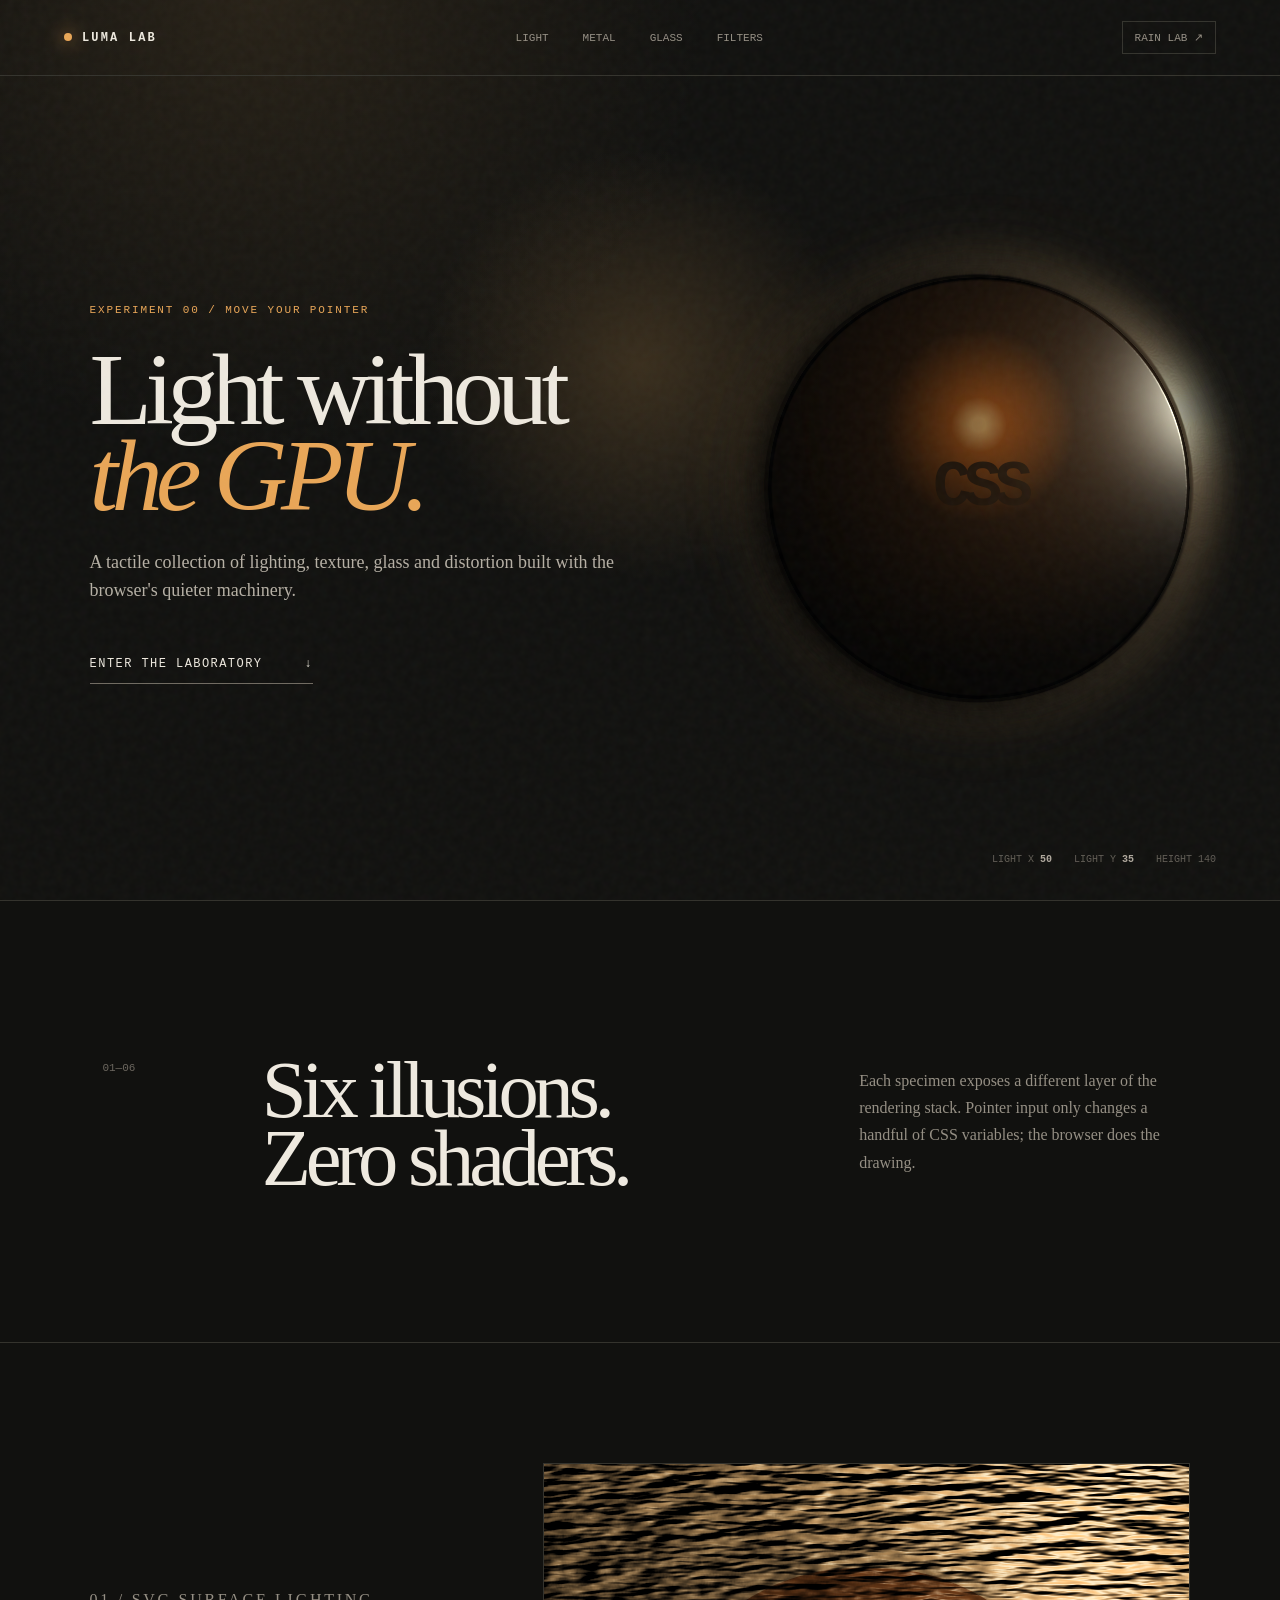
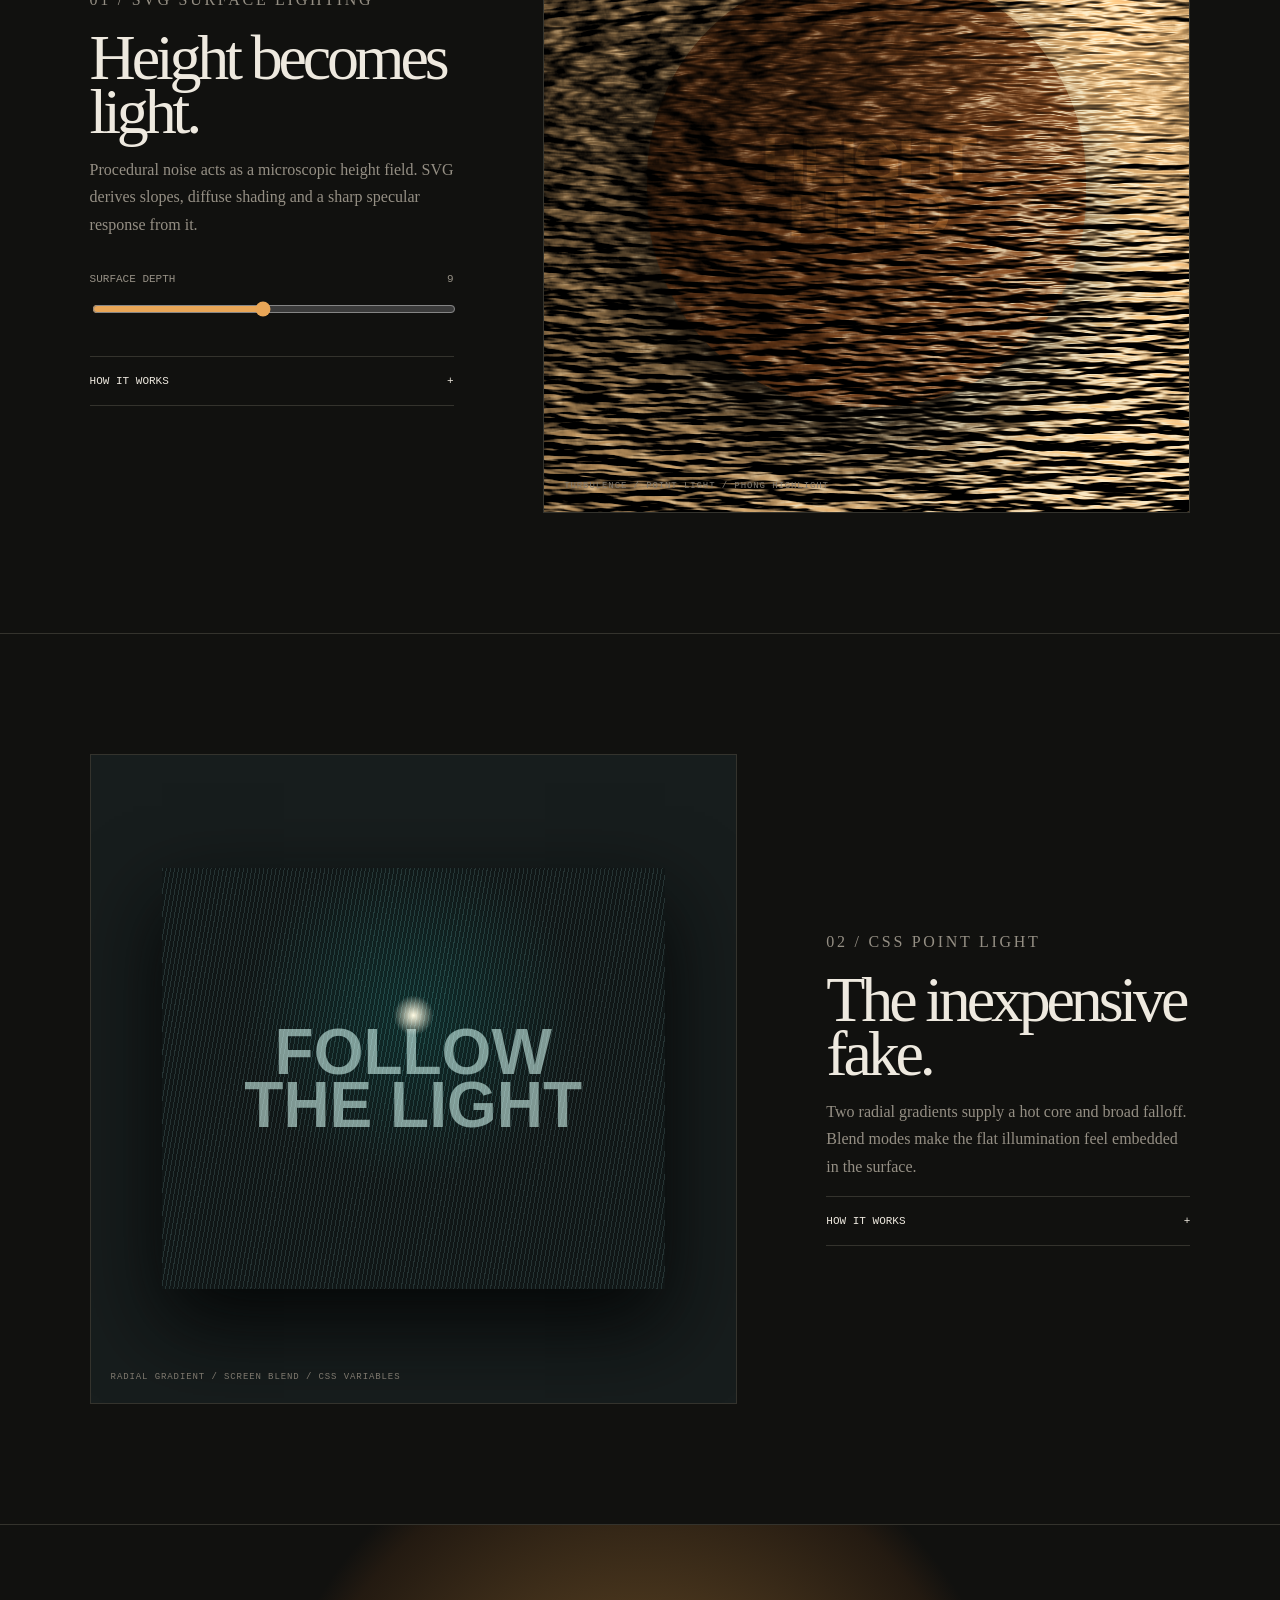
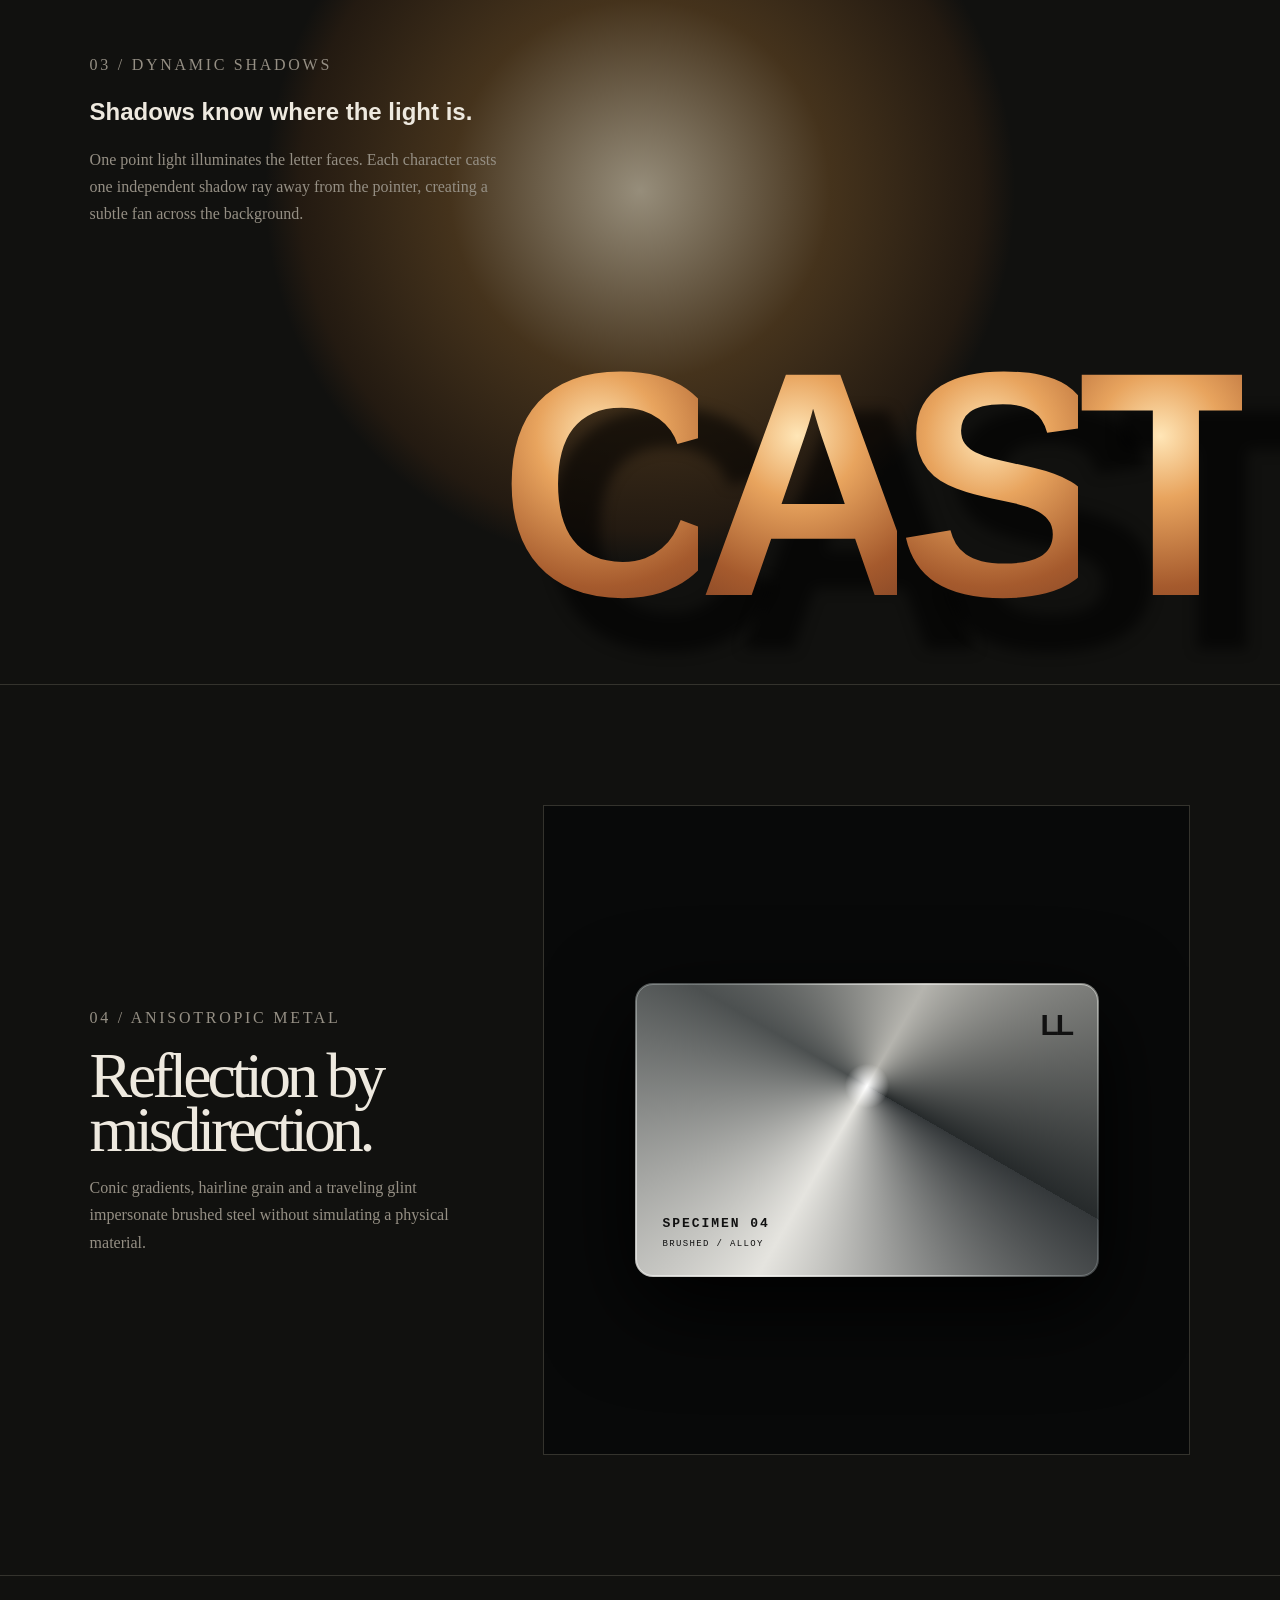
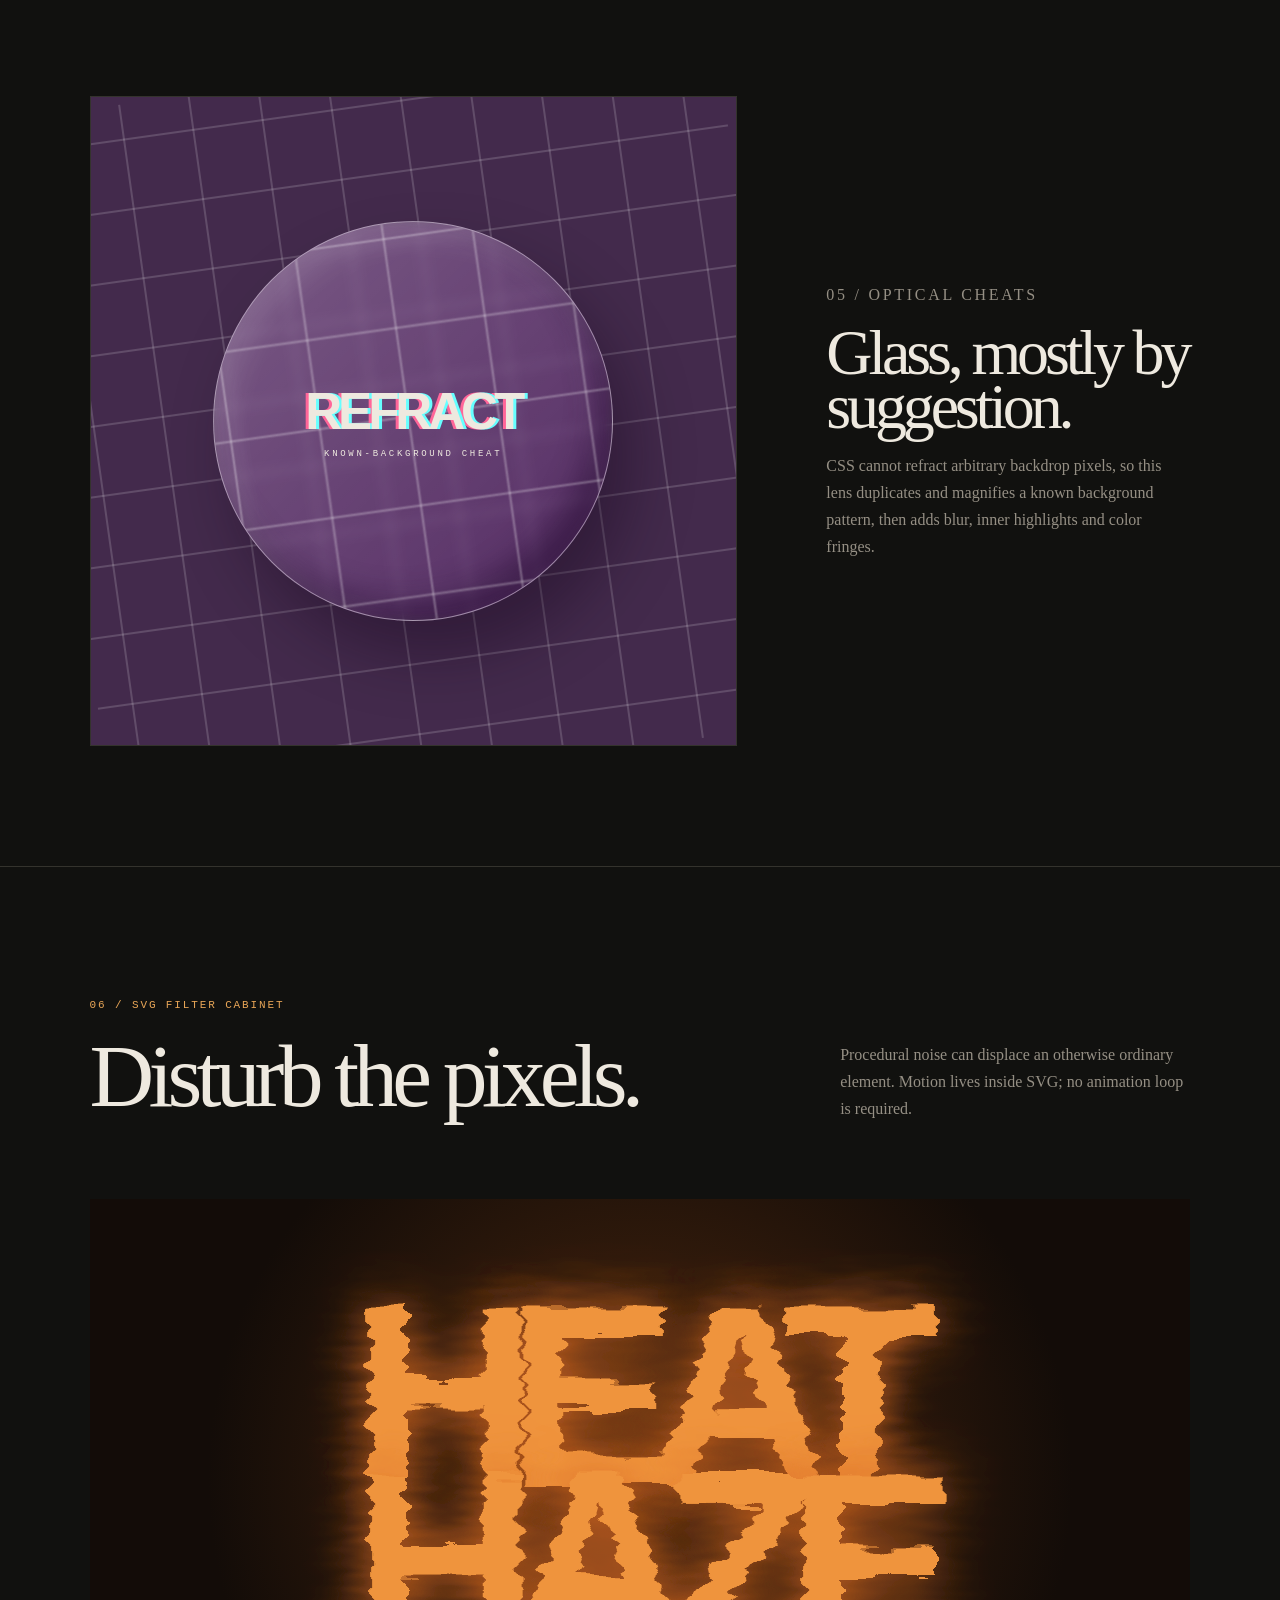
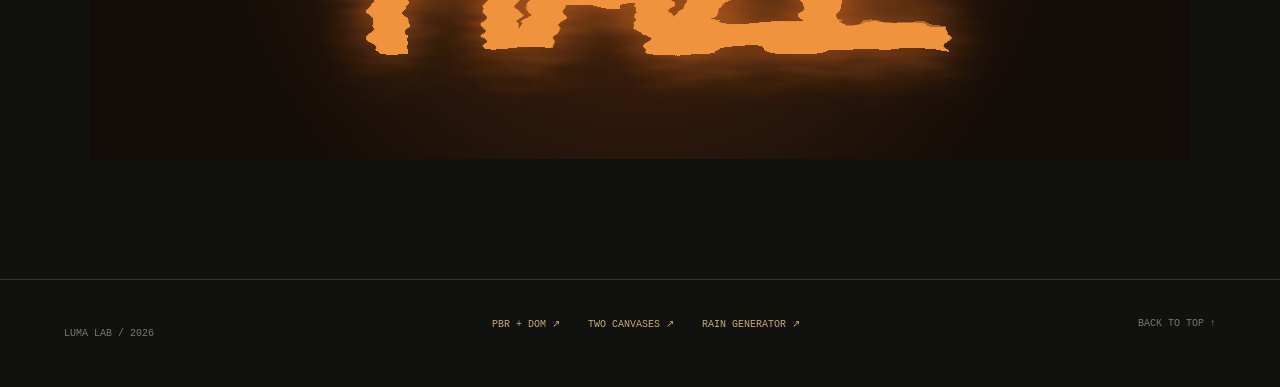
<file: index.html>
<!doctype html>
<html lang="en">
<head>
  <meta charset="utf-8">
  <meta name="viewport" content="width=device-width,initial-scale=1">
  <meta name="description" content="A hands-on museum of CSS and SVG lighting illusions.">
  <title>Luma Lab — CSS Material Experiments</title>
  <link rel="stylesheet" href="styles.css">
  <link rel="stylesheet" href="overrides.css">
  <script src="script.js" defer></script>
</head>
<body>
  <svg class="filter-bank" aria-hidden="true">
    <defs>
      <filter id="hero-relief" x="-20%" y="-30%" width="140%" height="160%" color-interpolation-filters="sRGB">
        <feGaussianBlur in="SourceAlpha" stdDeviation="1.6" result="height"/>
        <feDiffuseLighting in="height" surfaceScale="7" diffuseConstant="1.15" lighting-color="#ffd8a0" result="diffuse">
          <fePointLight class="svg-light" x="450" y="120" z="140"/>
        </feDiffuseLighting>
        <feSpecularLighting in="height" surfaceScale="7" specularConstant="1.2" specularExponent="30" lighting-color="#fff8de" result="specular">
          <fePointLight class="svg-light" x="450" y="120" z="140"/>
        </feSpecularLighting>
        <feComposite in="diffuse" in2="SourceAlpha" operator="in" result="lit"/>
        <feBlend in="SourceGraphic" in2="lit" mode="multiply" result="shaded"/>
        <feComposite in="specular" in2="SourceAlpha" operator="in" result="shine"/>
        <feMerge><feMergeNode in="shaded"/><feMergeNode in="shine"/></feMerge>
      </filter>
      <filter id="rough-surface" x="-15%" y="-15%" width="130%" height="130%" color-interpolation-filters="sRGB">
        <feTurbulence type="fractalNoise" baseFrequency=".018 .1" numOctaves="3" seed="8" result="noise"/>
        <feDiffuseLighting in="noise" surfaceScale="9" diffuseConstant="1.1" lighting-color="#f2bc78" result="diffuse">
          <fePointLight class="svg-light" x="450" y="120" z="130"/>
        </feDiffuseLighting>
        <feSpecularLighting in="noise" surfaceScale="7" specularConstant=".75" specularExponent="22" lighting-color="#fff4ce" result="specular">
          <fePointLight class="svg-light" x="450" y="120" z="130"/>
        </feSpecularLighting>
        <feBlend in="SourceGraphic" in2="diffuse" mode="multiply" result="base"/>
        <feBlend in="base" in2="specular" mode="screen"/>
      </filter>
      <filter id="heat-haze" x="-15%" y="-15%" width="130%" height="130%">
        <feTurbulence type="fractalNoise" baseFrequency=".012 .07" numOctaves="2" seed="11" result="noise">
          <animate attributeName="baseFrequency" dur="8s" values=".012 .07;.018 .09;.012 .07" repeatCount="indefinite"/>
        </feTurbulence>
        <feDisplacementMap in="SourceGraphic" in2="noise" scale="24" xChannelSelector="R" yChannelSelector="B"/>
      </filter>
    </defs>
  </svg>

  <header class="site-header">
    <a class="brand" href="#top" aria-label="Luma Lab home"><span class="brand-dot"></span>LUMA LAB</a>
    <nav aria-label="Exhibits"><a href="#light">Light</a><a href="#metal">Metal</a><a href="#glass">Glass</a><a href="#filters">Filters</a></nav>
    <a class="motion-toggle" href="rain.html">Rain lab ↗</a>
  </header>

  <main id="top">
    <section class="hero pointer-stage" data-svg-light>
      <div class="hero-copy">
        <p class="eyebrow">EXPERIMENT 00 / MOVE YOUR POINTER</p>
        <h1>Light without<br><em>the GPU.</em></h1>
        <p class="lede">A tactile collection of lighting, texture, glass and distortion built with the browser's quieter machinery.</p>
        <a class="start-link" href="#light">Enter the laboratory <span>↓</span></a>
      </div>
      <div class="hero-orb" aria-hidden="true"><span>CSS</span></div>
      <div class="hero-readout" aria-hidden="true"><span>LIGHT X <b data-readout-x>50</b></span><span>LIGHT Y <b data-readout-y>35</b></span><span>HEIGHT 140</span></div>
    </section>

    <section class="intro">
      <p class="section-number">01—06</p>
      <h2>Six illusions.<br>Zero shaders.</h2>
      <p>Each specimen exposes a different layer of the rendering stack. Pointer input only changes a handful of CSS variables; the browser does the drawing.</p>
    </section>

    <section class="exhibit" id="light">
      <div class="exhibit-copy">
        <p class="eyebrow">01 / SVG SURFACE LIGHTING</p>
        <h2>Height becomes light.</h2>
        <p>Procedural noise acts as a microscopic height field. SVG derives slopes, diffuse shading and a sharp specular response from it.</p>
        <div class="control-row">
          <label for="depth">Surface depth <output id="depth-output">9</output></label>
          <input id="depth" type="range" min="1" max="18" value="9">
        </div>
        <button class="details-toggle" type="button" aria-expanded="false">How it works <span>+</span></button>
        <div class="details"><code>&lt;feTurbulence&gt; → &lt;feDiffuseLighting&gt;<br>+ &lt;feSpecularLighting&gt;</code></div>
      </div>
      <div class="specimen rough-specimen pointer-stage" data-svg-light>
        <div class="rough-surface"><span>HEIGHT<br>FIELD</span></div>
        <p class="specimen-label">TURBULENCE / POINT LIGHT / PHONG HIGHLIGHT</p>
      </div>
    </section>

    <section class="exhibit reverse" id="gradient-light">
      <div class="exhibit-copy">
        <p class="eyebrow">02 / CSS POINT LIGHT</p>
        <h2>The inexpensive fake.</h2>
        <p>Two radial gradients supply a hot core and broad falloff. Blend modes make the flat illumination feel embedded in the surface.</p>
        <button class="details-toggle" type="button" aria-expanded="false">How it works <span>+</span></button>
        <div class="details"><code>radial-gradient(at var(--x) var(--y))<br>background-blend-mode: screen</code></div>
      </div>
      <div class="specimen gradient-specimen pointer-stage">
        <div class="gradient-plate"><span>FOLLOW<br>THE LIGHT</span></div>
        <p class="specimen-label">RADIAL GRADIENT / SCREEN BLEND / CSS VARIABLES</p>
      </div>
    </section>

    <section class="shadow-gallery pointer-stage">
      <div class="exhibit-copy">
        <p class="eyebrow">03 / DYNAMIC SHADOWS</p>
        <h2>Shadows know where the light is.</h2>
        <p>One point light illuminates the letter faces. Each character casts one independent shadow ray away from the pointer, creating a subtle fan across the background.</p>
      </div>
      <div class="shadow-word" aria-label="Cast"><span class="shadow-char" data-char="C">C</span><span class="shadow-char" data-char="A">A</span><span class="shadow-char" data-char="S">S</span><span class="shadow-char" data-char="T">T</span></div>
    </section>

    <section class="exhibit" id="metal">
      <div class="exhibit-copy">
        <p class="eyebrow">04 / ANISOTROPIC METAL</p>
        <h2>Reflection by misdirection.</h2>
        <p>Conic gradients, hairline grain and a traveling glint impersonate brushed steel without simulating a physical material.</p>
      </div>
      <div class="specimen metal-specimen pointer-stage">
        <div class="metal-card"><span class="metal-mark">LL</span><strong>SPECIMEN 04</strong><small>BRUSHED / ALLOY</small></div>
      </div>
    </section>

    <section class="exhibit reverse" id="glass">
      <div class="exhibit-copy">
        <p class="eyebrow">05 / OPTICAL CHEATS</p>
        <h2>Glass, mostly by suggestion.</h2>
        <p>CSS cannot refract arbitrary backdrop pixels, so this lens duplicates and magnifies a known background pattern, then adds blur, inner highlights and color fringes.</p>
      </div>
      <div class="specimen glass-specimen pointer-stage">
        <div class="glass-grid" aria-hidden="true"></div>
        <div class="glass-lens"><span>REFRACT</span><small>KNOWN-BACKGROUND CHEAT</small></div>
      </div>
    </section>

    <section class="filter-section" id="filters">
      <div class="filter-heading"><div><p class="eyebrow">06 / SVG FILTER CABINET</p><h2>Disturb the pixels.</h2></div><p>Procedural noise can displace an otherwise ordinary element. Motion lives inside SVG; no animation loop is required.</p></div>
      <div class="haze-wrap"><div class="haze-card"><span>HEAT</span><span>HAZE</span></div></div>
    </section>
  </main>

  <footer>
    <p>LUMA LAB / 2026</p>
    <div class="footer-labs" aria-label="GPU experiments">
      <a href="pbr.html">PBR + DOM ↗</a>
      <a href="multi.html">TWO CANVASES ↗</a>
      <a href="rain.html">RAIN GENERATOR ↗</a>
    </div>
    <a href="#top">BACK TO TOP ↑</a>
  </footer>
</body>
</html>
</file>
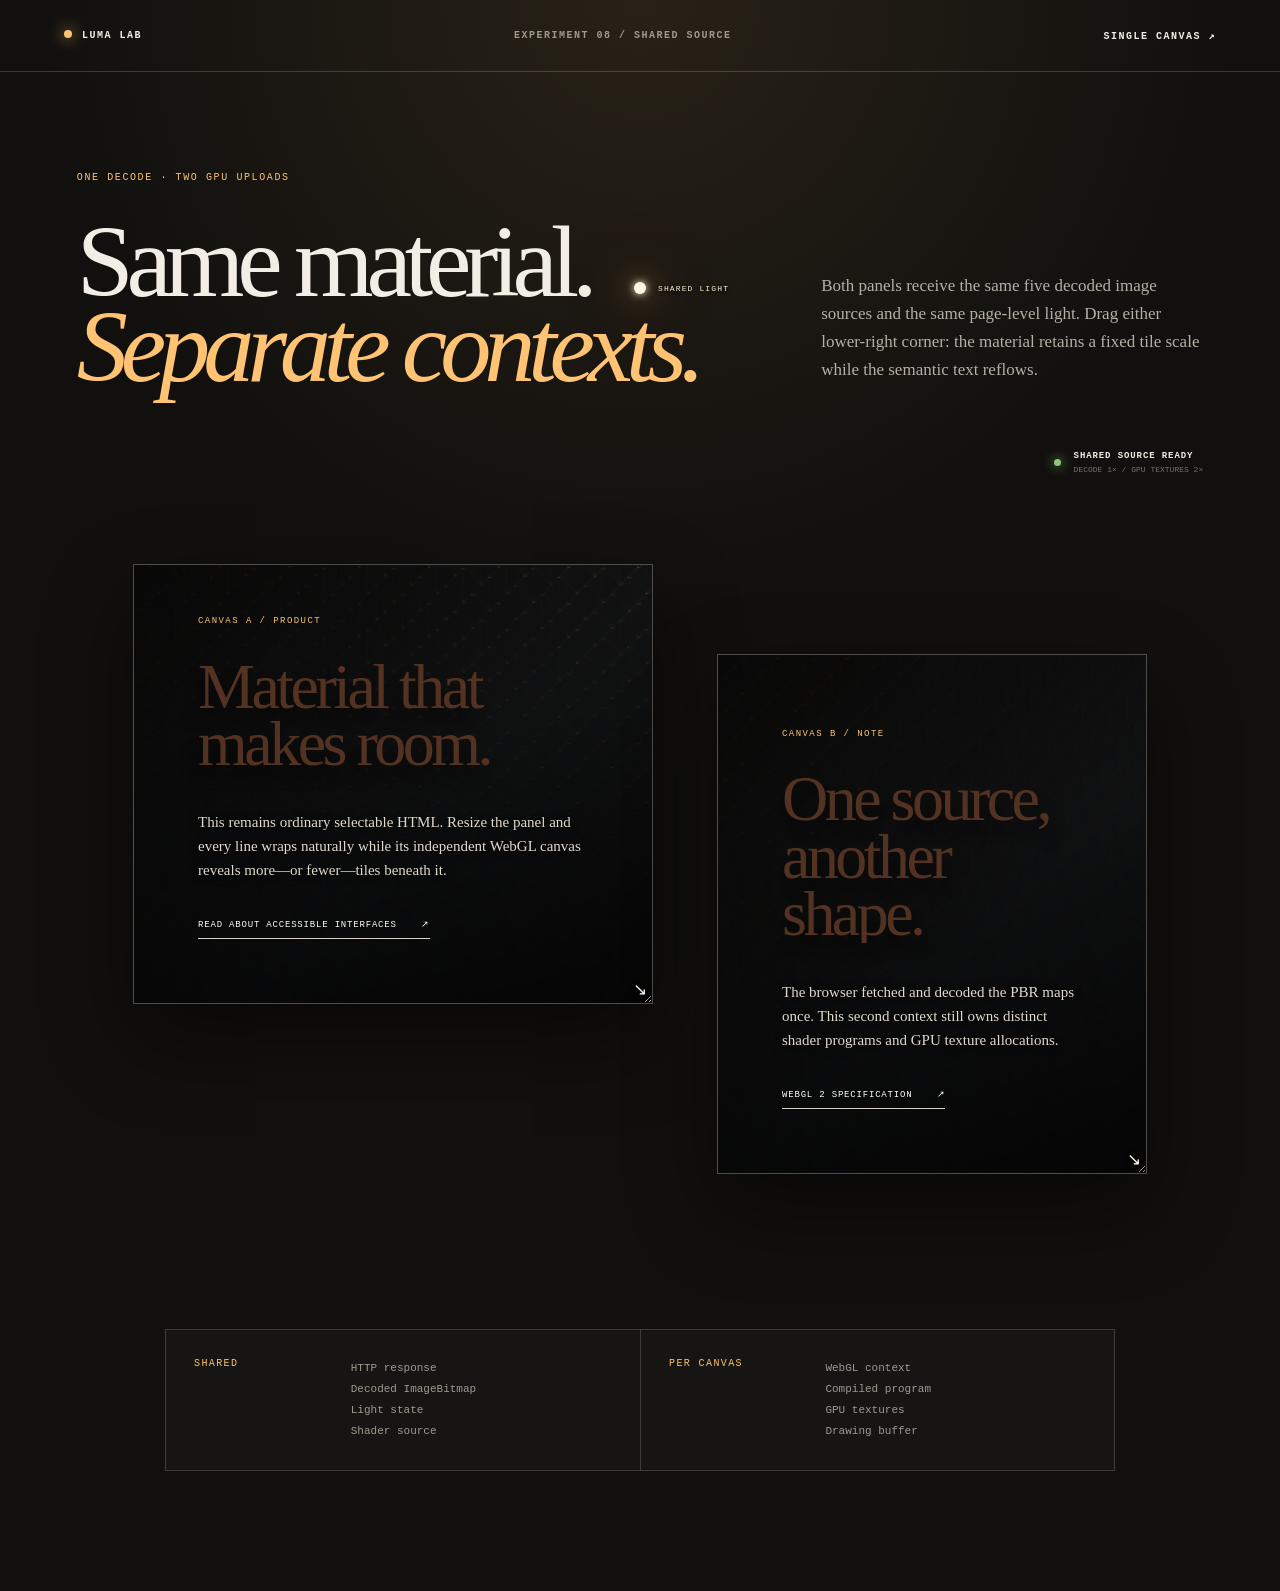
<file: multi.html>
<!doctype html>
<html lang="en">
<head>
  <meta charset="utf-8">
  <meta name="viewport" content="width=device-width,initial-scale=1">
  <meta name="description" content="Two resizable WebGL canvases fed by one shared decoded PBR texture set.">
  <title>Luma Lab — Shared Source, Two Canvases</title>
  <link rel="stylesheet" href="multi.css">
  <script src="multi.js" defer></script>
</head>
<body>
  <header>
    <a class="brand" href="index.html"><i></i>LUMA LAB</a>
    <p>EXPERIMENT 08 / SHARED SOURCE</p>
    <a href="pbr.html">SINGLE CANVAS ↗</a>
  </header>

  <main>
    <section class="intro">
      <p class="eyebrow">ONE DECODE · TWO GPU UPLOADS</p>
      <h1>Same material.<br><em>Separate contexts.</em></h1>
      <p>Both panels receive the same five decoded image sources and the same page-level light. Drag either lower-right corner: the material retains a fixed tile scale while the semantic text reflows.</p>
      <div class="status"><span></span><strong id="status">LOADING SHARED MAPS</strong><small id="detail">FETCH 1× / DECODE 1× / UPLOAD 2×</small></div>
    </section>

    <section class="workbench" aria-label="Resizable material panels">
      <article class="material-panel" data-panel style="width: 520px; height: 440px">
        <canvas aria-hidden="true"></canvas>
        <div class="shade" aria-hidden="true"></div>
        <div class="panel-copy lit-copy">
          <p>CANVAS A / PRODUCT</p>
          <h2>Material that makes room.</h2>
          <p class="body-copy">This remains ordinary selectable HTML. Resize the panel and every line wraps naturally while its independent WebGL canvas reveals more—or fewer—tiles beneath it.</p>
          <a href="https://www.w3.org/WAI/fundamentals/accessibility-intro/">Read about accessible interfaces <span>↗</span></a>
        </div>
        <div class="resize-corner" aria-hidden="true">↘</div>
      </article>

      <article class="material-panel second" data-panel style="width: 430px; height: 520px">
        <canvas aria-hidden="true"></canvas>
        <div class="shade" aria-hidden="true"></div>
        <div class="panel-copy lit-copy">
          <p>CANVAS B / NOTE</p>
          <h2>One source, another shape.</h2>
          <p class="body-copy">The browser fetched and decoded the PBR maps once. This second context still owns distinct shader programs and GPU texture allocations.</p>
          <a href="https://registry.khronos.org/webgl/specs/latest/2.0/">WebGL 2 specification <span>↗</span></a>
        </div>
        <div class="resize-corner" aria-hidden="true">↘</div>
      </article>
    </section>

    <aside class="explanation">
      <div><strong>SHARED</strong><span>HTTP response<br>Decoded ImageBitmap<br>Light state<br>Shader source</span></div>
      <div><strong>PER CANVAS</strong><span>WebGL context<br>Compiled program<br>GPU textures<br>Drawing buffer</span></div>
    </aside>
  </main>

  <div class="light-marker" aria-hidden="true"><i></i><span>SHARED LIGHT</span></div>
</body>
</html>
</file>
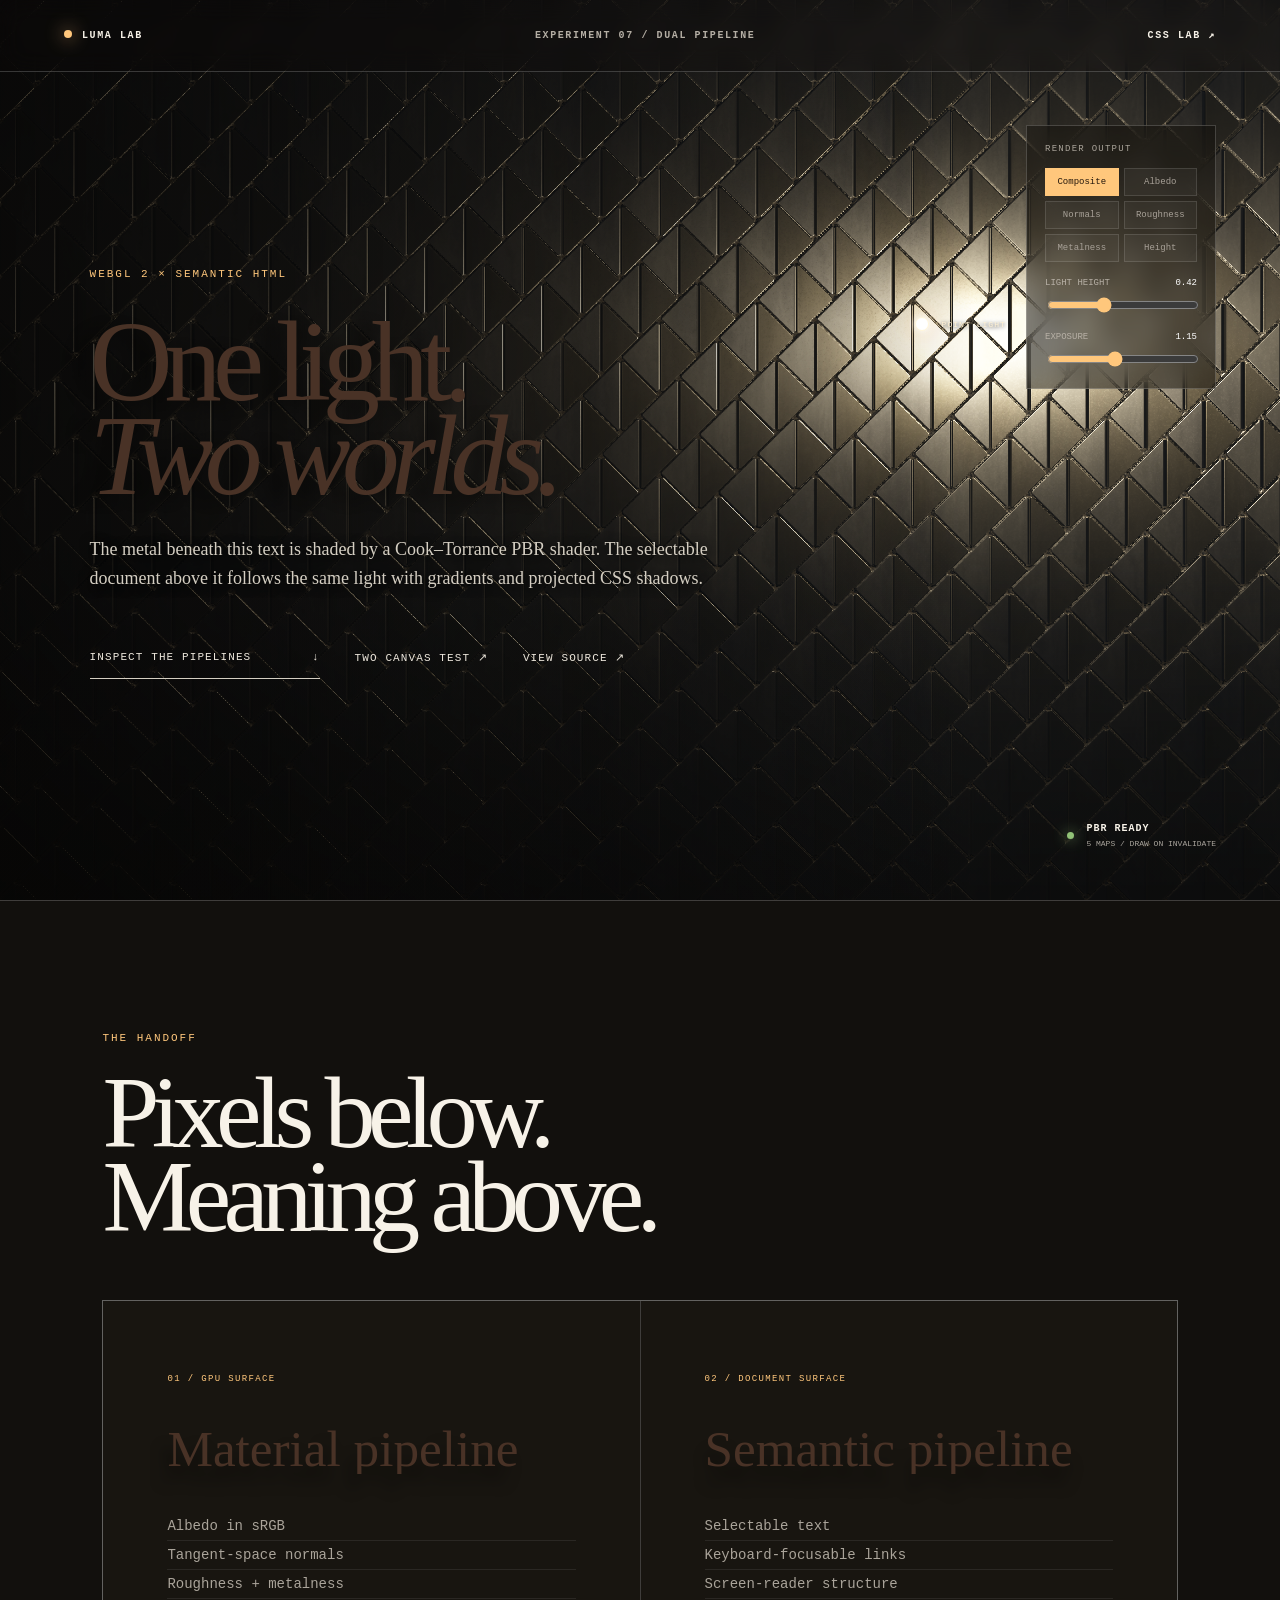
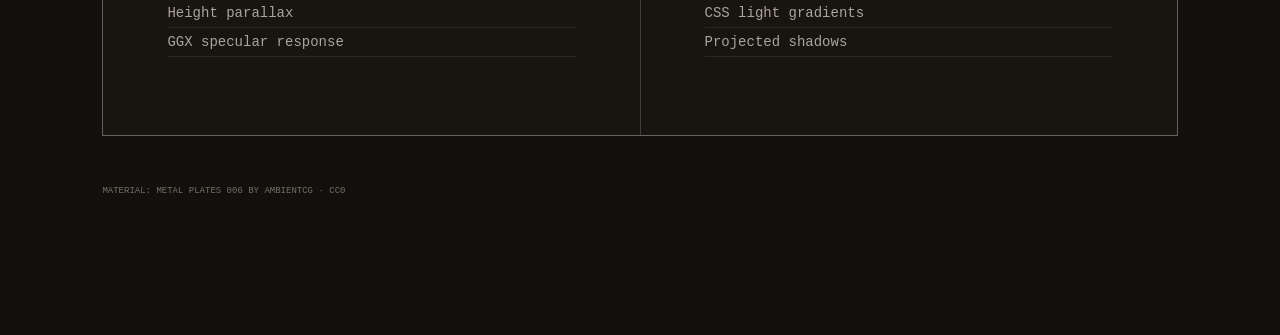
<file: pbr.html>
<!doctype html>
<html lang="en">
<head>
  <meta charset="utf-8">
  <meta name="viewport" content="width=device-width,initial-scale=1">
  <meta name="description" content="A hybrid WebGL and DOM lighting experiment with a physically based metal surface.">
  <title>Luma Lab — Dual Pipeline</title>
  <link rel="stylesheet" href="pbr.css">
  <script src="pbr.js" defer></script>
</head>
<body>
  <canvas id="material" aria-hidden="true"></canvas>

  <header class="topbar">
    <a class="brand" href="index.html"><span></span>LUMA LAB</a>
    <p>EXPERIMENT 07 / DUAL PIPELINE</p>
    <a class="back" href="index.html">CSS LAB ↗</a>
  </header>

  <main class="stage" id="stage">
    <section class="hero-copy lit" aria-labelledby="page-title">
      <p class="eyebrow">WEBGL 2 × SEMANTIC HTML</p>
      <h1 id="page-title">One light.<br><em>Two worlds.</em></h1>
      <p class="lede">The metal beneath this text is shaded by a Cook–Torrance PBR shader. The selectable document above it follows the same light with gradients and projected CSS shadows.</p>
      <div class="actions">
        <a class="primary lit-control" href="#anatomy">Inspect the pipelines <span>↓</span></a>
        <a href="multi.html">Two canvas test ↗</a>
        <a href="https://github.com/halbe/css-lighting-textures">View source ↗</a>
      </div>
    </section>

    <aside class="telemetry" aria-label="Renderer status">
      <span class="status-dot"></span>
      <div><strong id="status">LOADING MAPS</strong><small id="detail">WEBGL 2 / EVENT DRIVEN</small></div>
    </aside>

    <section class="material-controls" aria-label="Material output">
      <p>RENDER OUTPUT</p>
      <div class="mode-list" role="group" aria-label="Choose material channel">
        <button type="button" data-mode="0" aria-pressed="true">Composite</button>
        <button type="button" data-mode="1" aria-pressed="false">Albedo</button>
        <button type="button" data-mode="2" aria-pressed="false">Normals</button>
        <button type="button" data-mode="3" aria-pressed="false">Roughness</button>
        <button type="button" data-mode="4" aria-pressed="false">Metalness</button>
        <button type="button" data-mode="5" aria-pressed="false">Height</button>
      </div>
      <label>Light height <output id="height-value">0.42</output>
        <input id="light-height" type="range" min="15" max="90" value="42">
      </label>
      <label>Exposure <output id="exposure-value">1.15</output>
        <input id="exposure" type="range" min="55" max="190" value="115">
      </label>
    </section>

    <div class="light-marker" aria-hidden="true"><i></i><span>POINT LIGHT</span></div>
  </main>

  <section class="anatomy" id="anatomy">
    <p class="eyebrow">THE HANDOFF</p>
    <h2>Pixels below.<br>Meaning above.</h2>
    <div class="pipeline-grid">
      <article class="pipeline-card lit">
        <p>01 / GPU SURFACE</p>
        <h3>Material pipeline</h3>
        <ul><li>Albedo in sRGB</li><li>Tangent-space normals</li><li>Roughness + metalness</li><li>Height parallax</li><li>GGX specular response</li></ul>
      </article>
      <article class="pipeline-card lit">
        <p>02 / DOCUMENT SURFACE</p>
        <h3>Semantic pipeline</h3>
        <ul><li>Selectable text</li><li>Keyboard-focusable links</li><li>Screen-reader structure</li><li>CSS light gradients</li><li>Projected shadows</li></ul>
      </article>
    </div>
    <p class="credit">Material: Metal Plates 006 by ambientCG · CC0</p>
  </section>
</body>
</html>
</file>
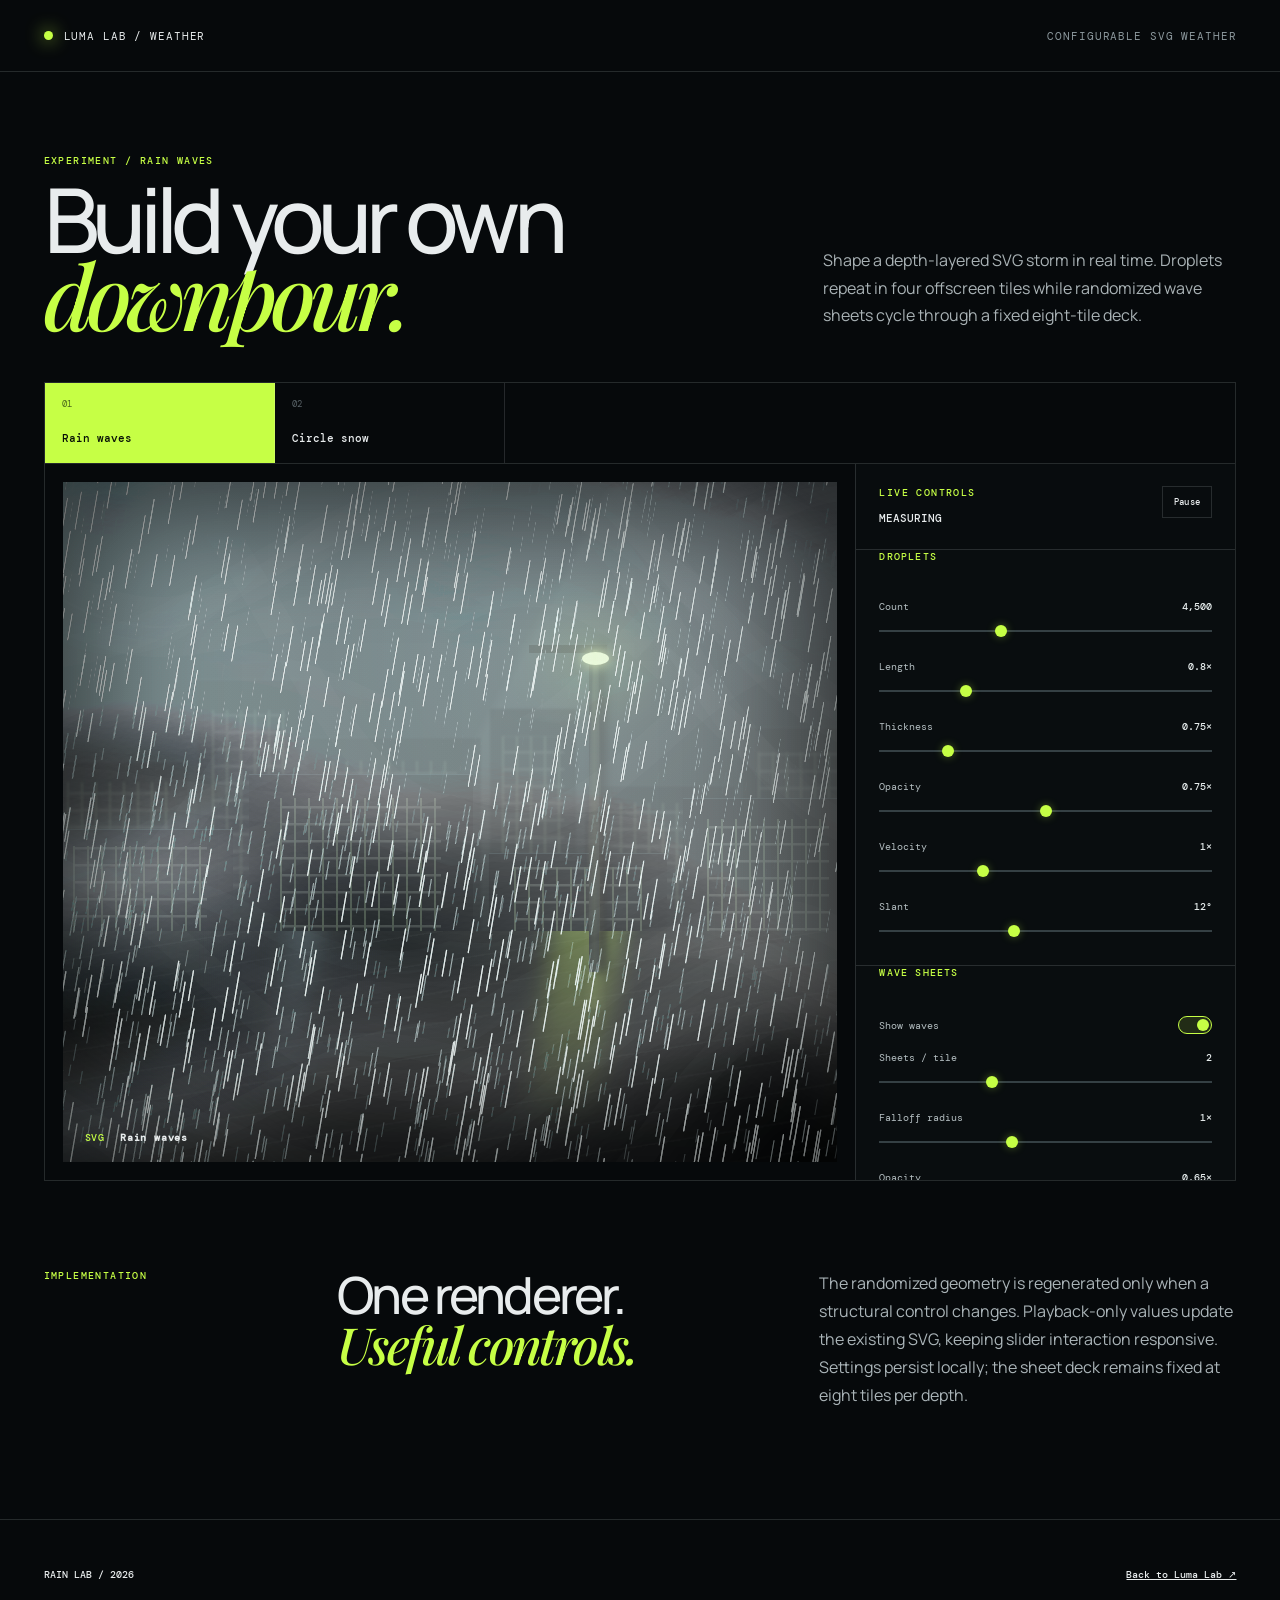
<file: rain.html>
<!doctype html>
<html lang="en">
<head>
  <meta charset="utf-8">
  <meta name="viewport" content="width=device-width,initial-scale=1">
  <meta name="description" content="A configurable SVG rain and rain-wave generator.">
  <title>Rain Lab — configurable SVG weather</title>
  <link rel="stylesheet" href="rain.css">
  <script src="rain.js" defer></script>
</head>
<body>
  <header class="lab-header">
    <a class="lab-mark" href="index.html"><span></span>LUMA LAB / WEATHER</a>
    <div class="header-note">CONFIGURABLE SVG WEATHER</div>
  </header>

  <main>
    <section class="intro">
      <div>
        <p class="kicker">EXPERIMENT / RAIN WAVES</p>
        <h1>Build your own<br><em>downpour.</em></h1>
      </div>
      <p class="intro-copy">Shape a depth-layered SVG storm in real time. Droplets repeat in four offscreen tiles while randomized wave sheets cycle through a fixed eight-tile deck.</p>
    </section>

    <nav class="weather-tabs" aria-label="Weather effects">
      <a href="rain.html" aria-current="page"><b>01</b><span>Rain waves</span></a>
      <a href="snow.html"><b>02</b><span>Circle snow</span></a>
    </nav>

    <section class="workbench">
      <div class="stage-shell">
        <div class="stage" id="stage">
          <div class="sky-glow"></div>
          <div class="city city-back"><i></i><i></i><i></i><i></i><i></i><i></i></div>
          <div class="city city-front"><i></i><i></i><i></i><i></i></div>
          <div class="street">
            <div class="reflection reflection-a"></div>
            <div class="reflection reflection-b"></div>
          </div>
          <div class="lamp"><span></span><i></i></div>
          <div class="rain-mount" id="rain-mount" aria-hidden="true"></div>
          <div class="stage-vignette"></div>
          <div class="stage-caption"><span>SVG</span><strong>Rain waves</strong></div>
        </div>
      </div>

      <aside class="control-panel">
        <div class="panel-head">
          <div><p>LIVE CONTROLS</p><strong id="status">WARMING UP</strong></div>
          <button id="pause" type="button" aria-pressed="false">Pause</button>
        </div>

        <form id="rain-controls">
          <fieldset>
            <legend>Droplets</legend>
            <label><span>Count <output for="drop-count"></output></span><input id="drop-count" data-setting="dropCount" type="range" min="300" max="12000" step="300"></label>
            <label><span>Length <output for="drop-length"></output></span><input id="drop-length" data-setting="dropLength" type="range" min="0.4" max="2" step="0.05"></label>
            <label><span>Thickness <output for="drop-width"></output></span><input id="drop-width" data-setting="dropWidth" type="range" min="0.4" max="2.2" step="0.05"></label>
            <label><span>Opacity <output for="drop-opacity"></output></span><input id="drop-opacity" data-setting="dropOpacity" type="range" min="0.1" max="1.4" step="0.05"></label>
            <label><span>Velocity <output for="drop-speed"></output></span><input id="drop-speed" data-setting="dropSpeed" type="range" min="0.35" max="2.5" step="0.05"></label>
            <label><span>Slant <output for="slant"></output></span><input id="slant" data-setting="slant" type="range" min="0" max="30" step="1"></label>
          </fieldset>

          <fieldset>
            <legend>Wave sheets</legend>
            <label class="switch-row"><span>Show waves</span><input id="waves-enabled" data-setting="wavesEnabled" type="checkbox" role="switch"></label>
            <label><span>Sheets / tile <output for="wave-count"></output></span><input id="wave-count" data-setting="waveCount" type="range" min="1" max="4" step="1"></label>
            <label><span>Falloff radius <output for="wave-width"></output></span><input id="wave-width" data-setting="waveWidth" type="range" min="0.35" max="2" step="0.05"></label>
            <label><span>Opacity <output for="wave-opacity"></output></span><input id="wave-opacity" data-setting="waveOpacity" type="range" min="0.1" max="2" step="0.05"></label>
            <label><span>Unevenness <output for="wave-variance"></output></span><input id="wave-variance" data-setting="waveVariance" type="range" min="0.15" max="2.2" step="0.05"></label>
            <label><span>Centerline <output for="wave-core"></output></span><input id="wave-core" data-setting="waveCore" type="range" min="0" max="2" step="0.05"></label>
            <label><span>Velocity <output for="wave-speed"></output></span><input id="wave-speed" data-setting="waveSpeed" type="range" min="0.35" max="2.5" step="0.05"></label>
          </fieldset>

          <div class="control-actions">
            <button id="new-pattern" type="button">New pattern</button>
            <button id="reset-controls" type="button">Reset</button>
          </div>
        </form>

        <section class="metrics" aria-label="Live performance">
          <div class="metric metric-primary"><span>Frame rate</span><strong><b id="fps">—</b> FPS</strong><i id="fps-bar"></i></div>
          <div class="metric"><span>P95 frame</span><strong><b id="p95">—</b> ms</strong></div>
          <div class="metric"><span>Long frames</span><strong><b id="long-frames">—</b> / s</strong></div>
          <div class="metric"><span>JS heap</span><strong><b id="heap">—</b></strong></div>
          <div class="metric"><span>Visual memory*</span><strong><b id="visual-memory">—</b></strong></div>
          <div class="metric"><span>Rain DOM nodes</span><strong><b id="nodes">—</b></strong></div>
        </section>
        <p class="memory-note">* Comparable surface allocation estimate. Browsers may tile, promote, or retain different internal surfaces.</p>
      </aside>
    </section>

    <section class="notes">
      <p class="kicker">IMPLEMENTATION</p>
      <h2>One renderer.<br><em>Useful controls.</em></h2>
      <p>The randomized geometry is regenerated only when a structural control changes. Playback-only values update the existing SVG, keeping slider interaction responsive. Settings persist locally; the sheet deck remains fixed at eight tiles per depth.</p>
    </section>
  </main>

  <footer><span>RAIN LAB / 2026</span><a href="index.html">Back to Luma Lab ↗</a></footer>
</body>
</html>
</file>
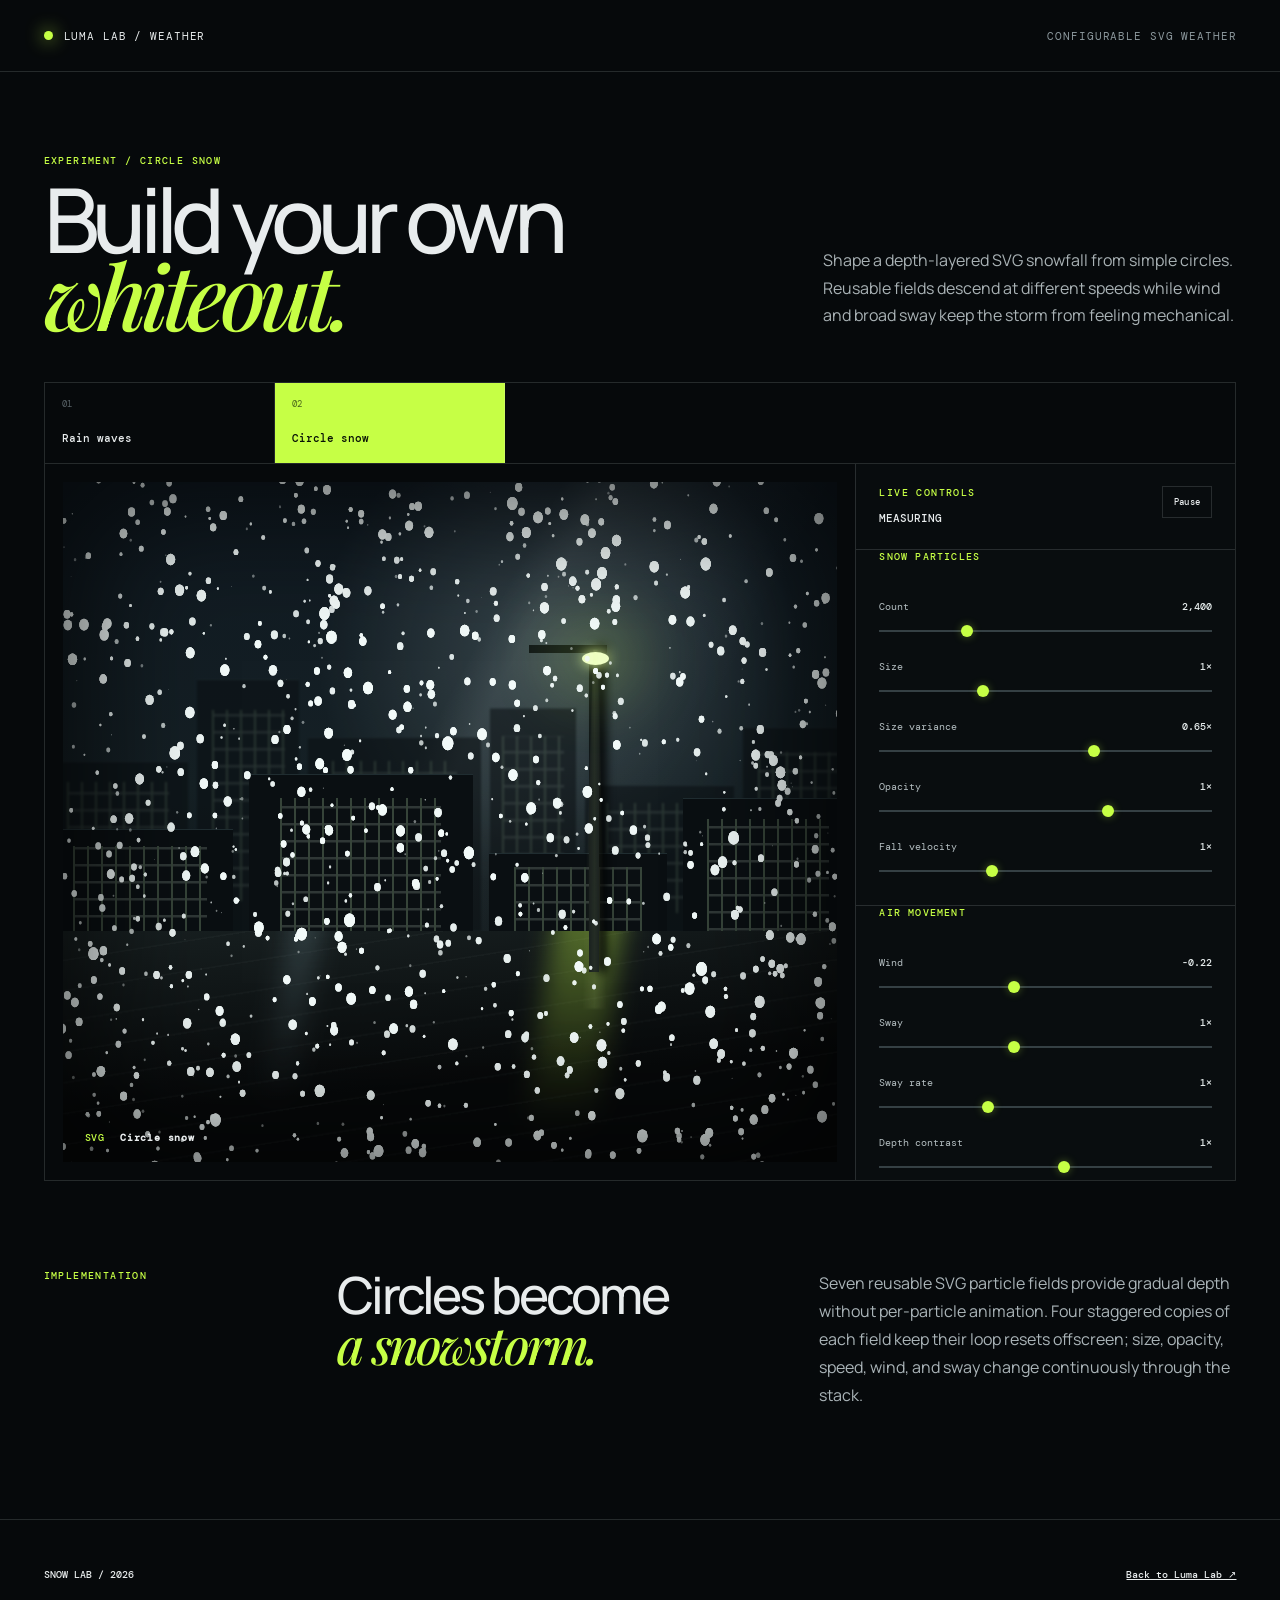
<file: snow.html>
<!doctype html>
<html lang="en">
<head>
  <meta charset="utf-8">
  <meta name="viewport" content="width=device-width,initial-scale=1">
  <meta name="description" content="A configurable depth-layered SVG circle-snow generator.">
  <title>Snow Lab — configurable SVG weather</title>
  <link rel="stylesheet" href="rain.css">
  <script src="snow.js" defer></script>
</head>
<body class="snow-page">
  <header class="lab-header">
    <a class="lab-mark" href="index.html"><span></span>LUMA LAB / WEATHER</a>
    <div class="header-note">CONFIGURABLE SVG WEATHER</div>
  </header>

  <main>
    <section class="intro">
      <div>
        <p class="kicker">EXPERIMENT / CIRCLE SNOW</p>
        <h1>Build your own<br><em>whiteout.</em></h1>
      </div>
      <p class="intro-copy">Shape a depth-layered SVG snowfall from simple circles. Reusable fields descend at different speeds while wind and broad sway keep the storm from feeling mechanical.</p>
    </section>

    <nav class="weather-tabs" aria-label="Weather effects">
      <a href="rain.html"><b>01</b><span>Rain waves</span></a>
      <a href="snow.html" aria-current="page"><b>02</b><span>Circle snow</span></a>
    </nav>

    <section class="workbench">
      <div class="stage-shell">
        <div class="stage" id="stage">
          <div class="sky-glow"></div>
          <div class="city city-back"><i></i><i></i><i></i><i></i><i></i><i></i></div>
          <div class="city city-front"><i></i><i></i><i></i><i></i></div>
          <div class="street">
            <div class="reflection reflection-a"></div>
            <div class="reflection reflection-b"></div>
          </div>
          <div class="lamp"><span></span><i></i></div>
          <div class="rain-mount snow-mount" id="snow-mount" aria-hidden="true"></div>
          <div class="stage-vignette"></div>
          <div class="stage-caption"><span>SVG</span><strong>Circle snow</strong></div>
        </div>
      </div>

      <aside class="control-panel">
        <div class="panel-head">
          <div><p>LIVE CONTROLS</p><strong id="status">WARMING UP</strong></div>
          <button id="pause" type="button" aria-pressed="false">Pause</button>
        </div>

        <form id="snow-controls">
          <fieldset>
            <legend>Snow particles</legend>
            <label><span>Count <output for="snow-count"></output></span><input id="snow-count" data-setting="count" type="range" min="150" max="9000" step="150"></label>
            <label><span>Size <output for="snow-size"></output></span><input id="snow-size" data-setting="size" type="range" min="0.35" max="2.5" step="0.05"></label>
            <label><span>Size variance <output for="size-variance"></output></span><input id="size-variance" data-setting="sizeVariance" type="range" min="0" max="1" step="0.05"></label>
            <label><span>Opacity <output for="snow-opacity"></output></span><input id="snow-opacity" data-setting="opacity" type="range" min="0.1" max="1.4" step="0.05"></label>
            <label><span>Fall velocity <output for="fall-speed"></output></span><input id="fall-speed" data-setting="fallSpeed" type="range" min="0.25" max="2.5" step="0.05"></label>
          </fieldset>

          <fieldset>
            <legend>Air movement</legend>
            <label><span>Wind <output for="snow-wind"></output></span><input id="snow-wind" data-setting="wind" type="range" min="-1" max="1" step="0.05"></label>
            <label><span>Sway <output for="snow-sway"></output></span><input id="snow-sway" data-setting="sway" type="range" min="0" max="2.5" step="0.05"></label>
            <label><span>Sway rate <output for="sway-rate"></output></span><input id="sway-rate" data-setting="swayRate" type="range" min="0.3" max="2.5" step="0.05"></label>
            <label><span>Depth contrast <output for="depth-contrast"></output></span><input id="depth-contrast" data-setting="depthContrast" type="range" min="0" max="1.8" step="0.05"></label>
          </fieldset>

          <div class="control-actions">
            <button id="new-pattern" type="button">New pattern</button>
            <button id="reset-controls" type="button">Reset</button>
          </div>
        </form>

        <section class="metrics" aria-label="Live performance">
          <div class="metric metric-primary"><span>Frame rate</span><strong><b id="fps">—</b> FPS</strong><i id="fps-bar"></i></div>
          <div class="metric"><span>P95 frame</span><strong><b id="p95">—</b> ms</strong></div>
          <div class="metric"><span>Long frames</span><strong><b id="long-frames">—</b> / s</strong></div>
          <div class="metric"><span>JS heap</span><strong><b id="heap">—</b></strong></div>
          <div class="metric"><span>Visual memory*</span><strong><b id="visual-memory">—</b></strong></div>
          <div class="metric"><span>Snow DOM nodes</span><strong><b id="nodes">—</b></strong></div>
        </section>
        <p class="memory-note">* Comparable surface allocation estimate. Browsers may tile, promote, or retain different internal surfaces.</p>
      </aside>
    </section>

    <section class="notes">
      <p class="kicker">IMPLEMENTATION</p>
      <h2>Circles become<br><em>a snowstorm.</em></h2>
      <p>Seven reusable SVG particle fields provide gradual depth without per-particle animation. Four staggered copies of each field keep their loop resets offscreen; size, opacity, speed, wind, and sway change continuously through the stack.</p>
    </section>
  </main>

  <footer><span>SNOW LAB / 2026</span><a href="index.html">Back to Luma Lab ↗</a></footer>
</body>
</html>
</file>
<file: styles.css>
:root{--ink:#eee9df;--muted:#958f84;--paper:#11110f;--panel:#191916;--line:#34332d;--amber:#e9a657;--x:50%;--y:35%;--dx:0;--dy:0;color-scheme:dark;font-family:Arial,Helvetica,sans-serif}*{box-sizing:border-box}html{scroll-behavior:smooth}body{margin:0;background:var(--paper);color:var(--ink);overflow-x:hidden;background-image:radial-gradient(circle at 20% 0%,#272117 0,transparent 28rem)}body::after{content:"";position:fixed;inset:0;pointer-events:none;opacity:.14;z-index:10;background-image:url("data:image/svg+xml,%3Csvg viewBox='0 0 120 120' xmlns='http://www.w3.org/2000/svg'%3E%3Cfilter id='n'%3E%3CfeTurbulence type='fractalNoise' baseFrequency='.9' numOctaves='2' stitchTiles='stitch'/%3E%3C/filter%3E%3Crect width='100%25' height='100%25' filter='url(%23n)' opacity='.25'/%3E%3C/svg%3E")}a{color:inherit}.filter-bank{position:absolute;width:0;height:0}.site-header{height:76px;border-bottom:1px solid var(--line);display:flex;align-items:center;justify-content:space-between;padding:0 clamp(22px,5vw,72px);position:relative;z-index:3}.brand{text-decoration:none;font:700 12px/1 monospace;letter-spacing:.18em}.brand-dot{width:8px;height:8px;background:var(--amber);border-radius:50%;display:inline-block;margin-right:10px;box-shadow:0 0 18px var(--amber)}nav{display:flex;gap:34px}nav a,.motion-toggle{font:11px monospace;text-transform:uppercase;text-decoration:none;color:var(--muted)}nav a:hover{color:var(--ink)}.motion-toggle{border:1px solid var(--line);padding:9px 12px;background:transparent;cursor:pointer}.hero{min-height:calc(100vh - 76px);display:grid;grid-template-columns:1.2fr .8fr;align-items:center;padding:8vw clamp(22px,7vw,110px);position:relative;isolation:isolate;--light:radial-gradient(circle 300px at var(--x) var(--y),rgba(241,177,94,.18),transparent 72%)}.hero::before{content:"";position:absolute;inset:0;background:var(--light);z-index:-1}.eyebrow{font:11px/1.4 monospace;letter-spacing:.17em;color:var(--amber);text-transform:uppercase}.hero h1,.intro h2,.exhibit h2,.filter-section h2{font:500 clamp(3.5rem,8vw,8.7rem)/.84 Georgia,serif;letter-spacing:-.065em;margin:.28em 0}.hero h1 em{font-weight:400;color:var(--amber)}.lede{font:18px/1.6 Georgia,serif;color:#b6b0a5;max-width:570px}.start-link{display:inline-flex;gap:42px;margin-top:34px;text-decoration:none;border-bottom:1px solid #706b61;padding:0 0 12px;font:12px monospace;letter-spacing:.12em;text-transform:uppercase}.hero-orb{width:min(33vw,430px);aspect-ratio:1;border-radius:50%;display:grid;place-items:center;justify-self:end;background:radial-gradient(circle at var(--x) var(--y),#ffe3ae 0 2%,#b76c28 8%,#39291b 28%,#111 72%);box-shadow:calc(var(--dx)*-18px) calc(var(--dy)*-18px) 50px #000,0 0 100px rgba(225,145,59,.12);filter:url(#hero-relief);transition:transform .15s ease-out;transform:perspective(900px) rotateX(calc(var(--dy)*-5deg)) rotateY(calc(var(--dx)*7deg))}.hero-orb span{font:700 clamp(2rem,5vw,5rem) monospace;letter-spacing:-.12em;color:#3a2c1e}.hero-readout{position:absolute;right:5vw;bottom:35px;display:flex;gap:22px;color:#615d55;font:10px monospace}.hero-readout b{color:#afa89d}.intro{padding:150px max(22px,8vw);border-top:1px solid var(--line);display:grid;grid-template-columns:.3fr 1.4fr .8fr;gap:40px;align-items:end}.intro h2{font-size:clamp(3rem,6.3vw,7rem);margin:0}.intro>p:last-child,.exhibit-copy>p,.filter-heading>p{color:var(--muted);font:16px/1.7 Georgia,serif;max-width:460px}.section-number{font:11px monospace;color:#6c675f;align-self:start}.exhibit{border-top:1px solid var(--line);padding:120px max(22px,7vw);display:grid;grid-template-columns:minmax(280px,.72fr) minmax(420px,1.28fr);gap:7vw;align-items:center}.exhibit.reverse{grid-template-columns:minmax(420px,1.28fr) minmax(280px,.72fr)}.reverse .exhibit-copy{order:2}.exhibit h2{font-size:clamp(3rem,5vw,6rem)}.specimen{height:min(60vw,650px);position:relative;display:grid;place-items:center;border:1px solid var(--line);overflow:hidden}.specimen-label{position:absolute;left:20px;bottom:12px;color:#7f796f;font:9px monospace;letter-spacing:.1em}.rough-specimen{background:#171411}.rough-surface{width:68%;aspect-ratio:1;border-radius:48%;background:#8f633e;display:grid;place-items:center;filter:url(#rough-surface);box-shadow:0 40px 80px #000}.rough-surface span{font:700 clamp(2rem,5vw,5rem)/.83 Arial;text-align:center;color:#c2915c;letter-spacing:-.08em}.control-row{margin:35px 0}.control-row label{display:flex;justify-content:space-between;font:11px monospace;color:var(--muted);text-transform:uppercase}.control-row input{width:100%;accent-color:var(--amber);margin-top:16px}.details-toggle{width:100%;border:0;border-top:1px solid var(--line);border-bottom:1px solid var(--line);background:none;color:var(--ink);padding:18px 0;text-align:left;display:flex;justify-content:space-between;cursor:pointer;font:11px monospace;text-transform:uppercase}.details{display:grid;grid-template-rows:0fr;transition:grid-template-rows .3s}.details code{overflow:hidden;color:#9e978c;font:12px/1.8 monospace}.details.open{grid-template-rows:1fr;padding-top:16px}.gradient-specimen{background:#171d1d}.gradient-plate{width:78%;height:65%;display:grid;place-items:center;background:radial-gradient(circle 20px at var(--x) var(--y),#fff9db,transparent 100%),radial-gradient(circle 240px at var(--x) var(--y),rgba(113,227,220,.6),transparent 70%),repeating-linear-gradient(100deg,#253333 0 1px,#101616 1px 4px);background-blend-mode:screen,soft-light,normal;box-shadow:0 35px 80px #050707}.gradient-plate span{font:700 clamp(2rem,5vw,5rem)/.82 Arial;text-align:center;color:#768d88;mix-blend-mode:screen}.shadow-gallery{min-height:760px;border-top:1px solid var(--line);padding:110px max(22px,7vw);position:relative;overflow:hidden;background:radial-gradient(circle 200px at var(--x) var(--y),rgba(255,208,145,.25),transparent 75%)}.shadow-gallery .exhibit-copy{position:relative;z-index:2;max-width:420px}.shadow-word{font:900 clamp(7rem,25vw,25rem)/1 Arial;letter-spacing:-.1em;position:absolute;right:3vw;bottom:40px;color:#c18447;text-shadow:calc(var(--dx)*-5px) calc(var(--dy)*-5px) 2px rgba(0,0,0,.35),calc(var(--dx)*-22px) calc(var(--dy)*-22px) 13px rgba(0,0,0,.36),calc(var(--dx)*-55px) calc(var(--dy)*-55px) 36px rgba(0,0,0,.24)}.metal-specimen{background:#080909}.metal-card{width:72%;aspect-ratio:1.58;border-radius:18px;padding:28px;display:flex;flex-direction:column;justify-content:flex-end;position:relative;color:#111;background:radial-gradient(circle 22px at var(--x) var(--y),#fff,transparent 100%),conic-gradient(from 120deg at var(--x) var(--y),#34383a,#e5e4df,#4c5050,#b5b4ae,#262a2b),repeating-linear-gradient(90deg,transparent 0 2px,rgba(0,0,0,.1) 2px 3px);background-blend-mode:screen,normal,overlay;box-shadow:0 30px 90px #000}.metal-card::after{content:"";position:absolute;inset:1px;border-radius:17px;border:1px solid rgba(255,255,255,.5);mix-blend-mode:overlay}.metal-card strong,.metal-card small{font-family:monospace;letter-spacing:.15em}.metal-card small{font-size:9px;margin-top:8px}.metal-mark{position:absolute;top:25px;right:28px;font:900 30px Arial;letter-spacing:-.1em}.glass-specimen{background:#432a4c}.glass-grid{position:absolute;inset:-30px;background:linear-gradient(90deg,transparent 48%,rgba(255,255,255,.16) 49% 51%,transparent 52%),linear-gradient(transparent 48%,rgba(255,255,255,.16) 49% 51%,transparent 52%);background-size:70px 70px;transform:translate(calc(var(--dx)*-15px),calc(var(--dy)*-15px)) rotate(-8deg)}.glass-lens{width:62%;aspect-ratio:1;border-radius:50%;display:grid;place-content:center;text-align:center;z-index:2;backdrop-filter:blur(15px) saturate(1.7);background:linear-gradient(135deg,rgba(255,255,255,.25),rgba(255,255,255,.03));border:1px solid rgba(255,255,255,.42);box-shadow:inset 12px 12px 30px rgba(255,255,255,.13),inset -15px -20px 30px rgba(26,5,37,.45),20px 35px 60px rgba(18,3,24,.35);transform:translate(calc(var(--dx)*20px),calc(var(--dy)*20px))}.glass-lens span{font:800 clamp(2rem,4vw,4.5rem) Arial;letter-spacing:-.08em;text-shadow:3px 0 #6ff,-3px 0 #f69}.glass-lens small{font:9px monospace;letter-spacing:.3em;margin-top:8px}.filter-section{border-top:1px solid var(--line);padding:120px max(22px,7vw)}.filter-heading{display:grid;grid-template-columns:1fr .5fr;gap:50px;align-items:end}.filter-section h2{font-size:clamp(3.5rem,7vw,8rem)}.haze-wrap{height:560px;margin-top:60px;display:grid;place-items:center;overflow:hidden;background:radial-gradient(circle,#4c270e,#130c08 70%)}.haze-card{font:900 clamp(7rem,20vw,18rem)/.65 Arial;letter-spacing:-.12em;color:#ef943d;display:flex;flex-direction:column;filter:url(#heat-haze);text-shadow:0 0 50px #da6b24}.paused *,.paused *::before,.paused *::after{animation-play-state:paused!important;transition:none!important}footer{border-top:1px solid var(--line);padding:38px max(22px,5vw);display:flex;justify-content:space-between;color:#7c766d;font:10px monospace}footer a{text-decoration:none}@media(max-width:850px){nav{display:none}.hero{grid-template-columns:1fr;padding-top:100px}.hero-orb{position:absolute;right:-20%;top:12%;width:75vw;z-index:-1;opacity:.75}.intro,.exhibit,.exhibit.reverse,.filter-heading{grid-template-columns:1fr}.intro{padding-block:90px}.exhibit{padding-block:80px}.reverse .exhibit-copy{order:0}.specimen{height:110vw;max-height:600px}.shadow-gallery{min-height:650px}.shadow-word{bottom:80px}.filter-heading{gap:10px}footer{gap:20px;flex-wrap:wrap}}@media(prefers-reduced-motion:reduce){html{scroll-behavior:auto}*{animation-duration:.01ms!important;animation-iteration-count:1!important;transition:none!important}}
</file>
<file: overrides.css>
/* Corrections layered separately so the compact base stylesheet stays untouched. */

.hero {
  --light: radial-gradient(
    circle 300px at var(--stage-x, 50%) var(--stage-y, 35%),
    rgb(241 177 94 / 0.18),
    transparent 72%
  );
}

.shadow-gallery {
  background: radial-gradient(
    circle 500px at var(--stage-x, 50%) var(--stage-y, 35%),
    rgb(255 239 207 / 0.56),
    rgb(234 158 69 / 0.24) 38%,
    rgb(196 106 35 / 0.10) 68%,
    transparent 75%
  );
}

.shadow-word {
  isolation: isolate;
  display: flex;
  color: transparent;
  background: none;
  filter: none;
  text-shadow: none;
}

.shadow-word::before {
  content: none;
}

.shadow-char {
  position: relative;
  display: inline-block;
  color: transparent;
  background: radial-gradient(
    circle 260px at var(--char-light-x, 50%) var(--char-light-y, 35%),
    #ffe6b7 0%,
    #e8a45e 24%,
    #a55a2d 58%,
    #63301f 100%
  );
  background-clip: text;
  -webkit-background-clip: text;
}

.shadow-char::before {
  content: attr(data-char);
  position: absolute;
  inset: 0;
  z-index: -1;
  color: rgb(0 0 0 / 0.56);
  text-shadow: none;
  transform-origin: center;
  transform:
    translate(var(--char-shadow-x, 45px), var(--char-shadow-y, 45px))
    scale(var(--char-shadow-scale, 1.08));
  filter: blur(var(--char-shadow-blur, 6px));
}

.glass-lens {
  overflow: hidden;
  isolation: isolate;
  backdrop-filter: blur(6px) saturate(1.7);
}

.glass-lens::before {
  content: "";
  position: absolute;
  inset: -30%;
  z-index: -1;
  background:
    linear-gradient(90deg, transparent 48%, rgb(255 255 255 / 0.28) 49% 51%, transparent 52%),
    linear-gradient(transparent 48%, rgb(255 255 255 / 0.28) 49% 51%, transparent 52%);
  background-size: 70px 70px;
  transform:
    translate(calc(var(--dx) * -32px), calc(var(--dy) * -32px))
    rotate(-8deg)
    scale(1.28);
  filter: blur(0.35px);
  opacity: 0.88;
}

.glass-lens span,
.glass-lens small {
  position: relative;
  z-index: 1;
}

.footer-labs {
  display: flex;
  gap: 28px;
}

.footer-labs a {
  color: #c8a879;
}

.footer-labs a:hover,
.footer-labs a:focus-visible {
  color: #fff0d5;
}
</file>
<file: multi.css>
:root{color-scheme:dark;--ink:#f3eee5;--muted:#9f998f;--amber:#ffc373;--line:rgb(255 255 255/.17);--light-x:50vw;--light-y:32vh;font-family:Arial,Helvetica,sans-serif}*{box-sizing:border-box}html{background:#11100e}body{margin:0;min-height:100vh;color:var(--ink);background:radial-gradient(circle at 50% 0,#282117,#11100e 38rem);overflow-x:hidden}header{height:72px;padding:0 clamp(20px,5vw,70px);display:flex;align-items:center;justify-content:space-between;border-bottom:1px solid var(--line)}header a,header p{color:inherit;text-decoration:none;font:700 10px monospace;letter-spacing:.15em}.brand i{display:inline-block;width:8px;height:8px;margin-right:10px;border-radius:50%;background:var(--amber);box-shadow:0 0 15px var(--amber)}header p{color:var(--muted)}main{padding:90px clamp(20px,6vw,90px) 120px}.intro{display:grid;grid-template-columns:1.2fr .7fr;column-gap:7vw;align-items:end;position:relative}.intro .eyebrow{grid-column:1/-1}.eyebrow{color:var(--amber);font:10px monospace;letter-spacing:.16em}.intro h1{font:500 clamp(4rem,8vw,8.5rem)/.83 Georgia,serif;letter-spacing:-.07em;margin:.25em 0}.intro h1 em{font-weight:400;color:var(--amber)}.intro>p:not(.eyebrow){max-width:520px;color:#b5afa5;font:17px/1.65 Georgia,serif;margin-bottom:30px}.status{position:absolute;right:0;bottom:-60px;display:grid;grid-template-columns:10px auto;column-gap:10px;align-items:center;font-family:monospace}.status>span{width:7px;height:7px;border-radius:50%;background:#d9a453;box-shadow:0 0 12px #d9a453;grid-row:1/3}.status strong{font-size:9px;letter-spacing:.1em}.status small{font-size:8px;color:#777168;margin-top:4px}.ready .status>span{background:#8ec777;box-shadow:0 0 12px #8ec777}.workbench{margin-top:150px;min-height:680px;display:flex;align-items:flex-start;justify-content:center;gap:clamp(28px,5vw,80px)}.material-panel{position:relative;min-width:290px;min-height:300px;max-width:min(760px,88vw);max-height:720px;resize:both;overflow:hidden;border:1px solid rgb(255 255 255/.26);box-shadow:0 35px 80px rgb(0 0 0/.48);isolation:isolate}.material-panel.second{margin-top:90px}.material-panel canvas,.shade{position:absolute;inset:0;width:100%;height:100%}.material-panel canvas{z-index:-3;display:block}.shade{z-index:-2;background:linear-gradient(135deg,rgb(4 3 2/.72),rgb(5 4 3/.23) 58%,rgb(3 2 1/.52)),linear-gradient(0deg,rgb(0 0 0/.55),transparent 70%);pointer-events:none}.panel-copy{height:100%;padding:clamp(28px,5vw,64px);display:flex;flex-direction:column;align-items:flex-start;justify-content:flex-end}.panel-copy>p:first-child{font:9px monospace;letter-spacing:.16em;color:var(--amber)}.panel-copy h2{max-width:600px;margin:.35em 0;font:500 clamp(2.6rem,5vw,5.7rem)/.9 Georgia,serif;letter-spacing:-.055em;color:transparent;background:radial-gradient(circle 260px at var(--local-x,75%) var(--local-y,15%),#fff8e8,#ffc681 30%,#a66c3d 68%,#543222);background-clip:text;-webkit-background-clip:text;filter:drop-shadow(var(--shadow-x,-12px) var(--shadow-y,10px) 6px rgb(0 0 0/.45))}.body-copy{max-width:520px;color:#e0d9ce;font:15px/1.6 Georgia,serif;text-shadow:0 2px 10px #000}.panel-copy a{margin-top:22px;padding-bottom:8px;border-bottom:1px solid #d6d0c5;color:#fff;text-decoration:none;font:9px monospace;letter-spacing:.09em;text-transform:uppercase}.panel-copy a span{margin-left:18px}.panel-copy a:focus-visible,.brand:focus-visible,header>a:focus-visible{outline:2px solid var(--amber);outline-offset:5px}.resize-corner{position:absolute;right:5px;bottom:3px;color:#fff7e7;font:17px monospace;pointer-events:none;text-shadow:0 1px 6px #000}.explanation{margin:85px auto 0;max-width:950px;display:grid;grid-template-columns:1fr 1fr;border:1px solid var(--line);background:rgb(255 255 255/.02)}.explanation>div{display:grid;grid-template-columns:.6fr 1fr;padding:28px}.explanation>div+div{border-left:1px solid var(--line)}.explanation strong{font:10px monospace;letter-spacing:.14em;color:var(--amber)}.explanation span{font:11px/1.9 monospace;color:var(--muted)}.light-marker{position:fixed;z-index:20;left:var(--light-x);top:var(--light-y);display:flex;align-items:center;gap:12px;pointer-events:none;transform:translate(-6px,-6px)}.light-marker i{display:block;width:12px;height:12px;border-radius:50%;background:#fff6df;box-shadow:0 0 8px #fff,0 0 30px #ffb24c,0 0 80px #d76e28}.light-marker span{font:8px monospace;letter-spacing:.14em;color:#fff1d4;text-shadow:0 1px 4px #000}@media(max-width:900px){header p{display:none}.intro{grid-template-columns:1fr}.status{position:relative;right:auto;bottom:auto;margin-top:25px}.workbench{flex-direction:column;align-items:center;margin-top:100px}.material-panel,.material-panel.second{margin-top:0;width:min(560px,88vw)!important}.explanation{grid-template-columns:1fr}.explanation>div+div{border-left:0;border-top:1px solid var(--line)}}
</file>
<file: pbr.css>
:root{color-scheme:dark;--light-x:72vw;--light-y:36vh;--shadow-x:-18px;--shadow-y:12px;--ink:#f7f2e8;--amber:#ffc77c;--muted:#aaa49a;--line:rgb(255 255 255/.19);font-family:Arial,Helvetica,sans-serif}*{box-sizing:border-box}html{scroll-behavior:smooth;background:#15120e}body{margin:0;color:var(--ink);background:#15120e;min-height:100vh}#material{position:fixed;inset:0;width:100%;height:100%;display:block;z-index:0;background:#17130e}.topbar{height:72px;position:fixed;z-index:10;left:0;right:0;top:0;padding:0 clamp(22px,5vw,72px);display:flex;align-items:center;justify-content:space-between;border-bottom:1px solid var(--line);background:rgb(12 10 8/.28);backdrop-filter:blur(12px)}.topbar a{text-decoration:none;color:inherit}.brand,.topbar p,.back{font:700 10px/1 monospace;letter-spacing:.16em}.brand span{display:inline-block;width:8px;height:8px;background:var(--amber);border-radius:50%;margin-right:10px;box-shadow:0 0 18px var(--amber)}.topbar p{color:#b4aea4}.back{color:#dad4c9}.stage{position:relative;z-index:1;min-height:100vh;padding:clamp(125px,14vh,180px) clamp(24px,7vw,112px) 80px;display:grid;grid-template-columns:minmax(320px,760px) 1fr;align-items:center;isolation:isolate}.stage::after{content:"";position:absolute;inset:0;z-index:-1;pointer-events:none;background:linear-gradient(90deg,rgb(5 4 3/.72) 0%,rgb(6 5 4/.34) 48%,transparent 76%),linear-gradient(0deg,rgb(4 3 2/.5),transparent 40%)}.hero-copy{max-width:760px}.eyebrow{font:11px/1.3 monospace;letter-spacing:.18em;color:var(--amber);margin:0}.hero-copy h1,.anatomy h2{font:500 clamp(4.5rem,9vw,9.5rem)/.82 Georgia,serif;letter-spacing:-.075em;margin:.28em 0}.hero-copy h1 em{font-weight:400}.lit h1,.lit h3{color:transparent;background:radial-gradient(circle 330px at var(--local-light-x,80%) var(--local-light-y,20%),#fff9e8 0,#ffd79b 22%,#b97b45 58%,#493226 100%);background-clip:text;-webkit-background-clip:text;filter:drop-shadow(var(--shadow-x) var(--shadow-y) 7px rgb(0 0 0/.42))}.lede{max-width:620px;color:#d4cec2;font:18px/1.65 Georgia,serif;text-shadow:0 2px 12px #000}.actions{display:flex;align-items:center;gap:35px;margin-top:42px}.actions a{color:#eee8dd;font:11px monospace;letter-spacing:.1em;text-decoration:none;text-transform:uppercase}.primary{display:flex;justify-content:space-between;min-width:230px;padding:15px 0;border-bottom:1px solid #d4cec2}.primary:focus-visible,.actions a:focus-visible,.mode-list button:focus-visible,.back:focus-visible,.brand:focus-visible{outline:2px solid var(--amber);outline-offset:6px}.telemetry{position:absolute;right:5vw;bottom:52px;display:flex;gap:12px;align-items:center;font-family:monospace}.status-dot{width:7px;height:7px;border-radius:50%;background:#91c277;box-shadow:0 0 14px #91c277}.telemetry strong,.telemetry small{display:block}.telemetry strong{font-size:10px;letter-spacing:.1em}.telemetry small{font-size:8px;color:#aaa59d;margin-top:5px}.material-controls{position:absolute;right:5vw;top:125px;width:190px;padding:18px;border:1px solid var(--line);background:rgb(16 13 10/.48);backdrop-filter:blur(14px)}.material-controls>p{margin:0 0 14px;color:#aaa49a;font:9px monospace;letter-spacing:.14em}.mode-list{display:grid;grid-template-columns:1fr 1fr;gap:5px}.mode-list button{border:1px solid rgb(255 255 255/.12);background:rgb(255 255 255/.04);color:#a8a198;padding:8px 5px;font:9px monospace;cursor:pointer}.mode-list button[aria-pressed=true]{color:#25180c;background:var(--amber);border-color:var(--amber)}.material-controls label{display:block;margin-top:16px;color:#b7b0a6;font:9px monospace;text-transform:uppercase}.material-controls output{float:right;color:#fff}.material-controls input{width:100%;margin-top:9px;accent-color:var(--amber)}.light-marker{position:fixed;z-index:3;left:var(--light-x);top:var(--light-y);pointer-events:none;transform:translate(-7px,-7px);display:flex;align-items:center;gap:13px}.light-marker i{width:14px;height:14px;border:1px solid #fff5d9;border-radius:50%;background:#fff;box-shadow:0 0 7px #fff,0 0 28px #ffc26b,0 0 80px #e98d37}.light-marker span{font:8px monospace;letter-spacing:.13em;color:#fff1d4;text-shadow:0 1px 4px #000}.anatomy{position:relative;z-index:2;min-height:100vh;padding:130px clamp(24px,8vw,130px);background:#12100d;border-top:1px solid var(--line)}.anatomy h2{font-size:clamp(4rem,8vw,8rem);margin:.25em 0 .6em}.pipeline-grid{display:grid;grid-template-columns:1fr 1fr;gap:1px;background:var(--line);border:1px solid var(--line)}.pipeline-card{padding:clamp(28px,5vw,70px);background:#181510;min-height:380px}.pipeline-card>p{font:9px monospace;letter-spacing:.15em;color:var(--amber)}.pipeline-card h3{font:500 clamp(2.2rem,4vw,4.4rem)/1 Georgia,serif;margin:.75em 0}.pipeline-card ul{padding:0;list-style:none;color:var(--muted);font:14px/2 monospace}.pipeline-card li{border-bottom:1px solid rgb(255 255 255/.08)}.credit{margin-top:50px;color:#756f66;font:9px monospace;text-transform:uppercase}.webgl-error .status-dot{background:#e66;box-shadow:0 0 14px #e66}@media(max-width:850px){.topbar p{display:none}.stage{grid-template-columns:1fr;padding-top:130px}.material-controls{position:relative;right:auto;top:auto;margin-top:60px;width:min(100%,360px)}.telemetry{bottom:24px}.light-marker span{display:none}.pipeline-grid{grid-template-columns:1fr}.actions{align-items:flex-start;flex-direction:column}.hero-copy h1{font-size:clamp(4rem,18vw,7rem)}}@media(prefers-reduced-motion:reduce){html{scroll-behavior:auto}}
</file>
<file: rain.css>
@import url('https://fonts.googleapis.com/css2?family=DM+Mono:wght@400;500&family=Manrope:wght@400;500;600&family=Playfair+Display:ital,wght@1,500&display=swap');

:root { color-scheme:dark; --ink:#e8eced; --muted:#8c989d; --line:rgba(224,237,240,.14); --acid:#c6ff45; --night:#06090b; }
* { box-sizing:border-box; }
html { background:var(--night); }
body { margin:0; color:var(--ink); background:var(--night); font-family:Manrope,system-ui,sans-serif; }
a { color:inherit; }
button,input { font:inherit; }
.lab-header { height:72px; padding:0 3.4vw; display:flex; align-items:center; justify-content:space-between; border-bottom:1px solid var(--line); font:400 11px "DM Mono",monospace; letter-spacing:.08em; }
.lab-mark { display:flex; align-items:center; gap:11px; text-decoration:none; }
.lab-mark span { width:9px; height:9px; background:var(--acid); border-radius:50%; box-shadow:0 0 18px var(--acid); }
.header-note { color:var(--muted); }
main { width:min(1480px,93.2vw); margin:auto; }
.intro { min-height:310px; display:grid; grid-template-columns:1.25fr .75fr; align-items:end; padding:58px 0 48px; gap:7vw; }
.kicker,.panel-head p { margin:0 0 14px; color:var(--acid); font:500 10px/1.4 "DM Mono",monospace; letter-spacing:.14em; }
h1,h2,p { margin-top:0; }
h1 { margin-bottom:0; font-size:clamp(52px,7vw,108px); line-height:.83; letter-spacing:-.07em; font-weight:500; }
h1 em,h2 em { font-family:"Playfair Display",serif; color:var(--acid); font-weight:500; }
.intro-copy { max-width:530px; color:#a9b2b5; font-size:16px; line-height:1.7; margin:0 0 5px; }
.weather-tabs { display:grid; grid-template-columns:repeat(2,minmax(150px,230px)); border:1px solid var(--line); border-bottom:0; }
.weather-tabs a { padding:15px 17px 16px; border-right:1px solid var(--line); text-decoration:none; transition:background .2s,color .2s; }
.weather-tabs b { display:block; margin-bottom:15px; color:#596368; font:400 9px "DM Mono",monospace; }
.weather-tabs span { font:500 11px "DM Mono",monospace; }
.weather-tabs a:hover { background:rgba(255,255,255,.05); }
.weather-tabs a[aria-current="page"] { color:#071006; background:var(--acid); }
.weather-tabs a[aria-current="page"] b { color:#4b661c; }

.workbench { display:grid; grid-template-columns:minmax(0,1fr) 380px; border:1px solid var(--line); align-items:start; }
.stage-shell { padding:18px; min-width:0; }
.stage { position:relative; overflow:hidden; height:min(66vw,680px); min-height:470px; isolation:isolate; background:linear-gradient(#0d1720 0%,#11191c 45%,#06090a 100%); }
.sky-glow { position:absolute; inset:0; background:radial-gradient(circle at 64% 25%,rgba(135,171,171,.19),transparent 32%),linear-gradient(118deg,transparent 48%,rgba(200,229,222,.06) 49%,transparent 65%); }
.city { position:absolute; left:-2%; right:-2%; display:flex; align-items:end; gap:1.1%; }
.city i { display:block; position:relative; background:#0a0f12; border-top:1px solid #202d31; }
.city i::after { content:""; position:absolute; inset:12% 14%; opacity:.5; background:repeating-linear-gradient(90deg,#637960 0 2px,transparent 2px 14px),repeating-linear-gradient(0deg,transparent 0 14px,#55605b 15px 17px); }
.city-back { bottom:34%; height:39%; opacity:.55; filter:blur(1px); }
.city-back i:nth-child(1){width:18%;height:64%}.city-back i:nth-child(2){width:13%;height:95%}.city-back i:nth-child(3){width:22%;height:73%}.city-back i:nth-child(4){width:11%;height:84%}.city-back i:nth-child(5){width:19%;height:55%}.city-back i:nth-child(6){width:14%;height:77%}
.city-front { bottom:29%; height:35%; gap:2%; }
.city-front i:nth-child(1){width:24%;height:57%}.city-front i:nth-child(2){width:29%;height:80%}.city-front i:nth-child(3){width:23%;height:47%}.city-front i:nth-child(4){width:22%;height:70%}
.street { position:absolute; inset:66% 0 0; overflow:hidden; background:linear-gradient(175deg,#13191a,#050708 62%); transform:perspective(500px) rotateX(2deg); transform-origin:top; }
.street::before { content:""; position:absolute; inset:0; opacity:.6; background:repeating-linear-gradient(171deg,transparent 0 28px,rgba(210,232,226,.05) 29px 30px); }
.reflection { position:absolute; top:-20%; width:9%; height:135%; filter:blur(12px); transform:skewX(-9deg); }
.reflection-a { left:61%; background:linear-gradient(rgba(198,255,69,.42),transparent 78%); }
.reflection-b { left:27%; width:4%; background:linear-gradient(rgba(151,190,201,.26),transparent 70%); }
.lamp { position:absolute; z-index:3; left:68%; top:24%; width:10px; height:48%; background:#111719; box-shadow:7px 0 10px #020404; }
.lamp::before { content:""; position:absolute; width:78px; height:8px; right:-8px; background:#111719; }
.lamp span { position:absolute; top:7px; right:-10px; width:27px; height:13px; border-radius:50%; background:#efffc4; box-shadow:0 0 13px #e3ff9b,0 0 65px 25px rgba(198,255,69,.25); }
.lamp i { position:absolute; top:-11%; left:-45%; width:190%; height:112%; background:linear-gradient(90deg,transparent,rgba(227,255,154,.09),transparent); transform:perspective(300px) rotateX(20deg); clip-path:polygon(43% 0,70% 0,100% 100%,0 100%); }
.stage-vignette { position:absolute; z-index:20; inset:0; pointer-events:none; box-shadow:inset 0 0 120px 35px rgba(0,0,0,.62); }
.stage-caption { position:absolute; z-index:30; left:22px; bottom:18px; display:flex; gap:15px; align-items:center; font:500 10px "DM Mono",monospace; letter-spacing:.08em; }
.stage-caption span { color:var(--acid); }
.rain-mount { position:absolute; z-index:10; inset:-20%; pointer-events:none; overflow:hidden; --rain-skew:-12deg; }

.control-panel { border-left:1px solid var(--line); background:#090d0f; max-height:716px; overflow:auto; scrollbar-color:#384348 #090d0f; }
.panel-head { position:sticky; z-index:4; top:0; display:flex; justify-content:space-between; align-items:start; padding:22px 23px; border-bottom:1px solid var(--line); background:rgba(9,13,15,.96); backdrop-filter:blur(8px); }
.panel-head p { margin-bottom:5px; }
.panel-head strong { font:500 11px "DM Mono",monospace; }
button { border:1px solid var(--line); color:var(--ink); background:transparent; padding:9px 11px; font:500 9px "DM Mono",monospace; letter-spacing:.04em; cursor:pointer; }
button:hover,button:focus-visible { border-color:var(--acid); color:var(--acid); outline:none; }
fieldset { min-width:0; margin:0; padding:20px 23px 22px; border:0; border-bottom:1px solid var(--line); }
legend { width:100%; padding:0 0 17px; color:var(--acid); font:500 10px "DM Mono",monospace; letter-spacing:.12em; text-transform:uppercase; }
fieldset label { display:block; margin:0 0 17px; }
fieldset label:last-child { margin-bottom:0; }
fieldset label>span { display:flex; justify-content:space-between; align-items:center; margin-bottom:8px; color:#b5bfc2; font:400 10px "DM Mono",monospace; }
output { color:#e7eded; font-weight:500; }
input[type="range"] { width:100%; height:14px; margin:0; appearance:none; background:transparent; cursor:pointer; }
input[type="range"]::-webkit-slider-runnable-track { height:2px; background:#354044; }
input[type="range"]::-webkit-slider-thumb { width:12px; height:12px; margin-top:-5px; appearance:none; border:0; border-radius:50%; background:var(--acid); box-shadow:0 0 9px rgba(198,255,69,.35); }
input[type="range"]::-moz-range-track { height:2px; background:#354044; }
input[type="range"]::-moz-range-thumb { width:12px; height:12px; border:0; border-radius:50%; background:var(--acid); }
input:focus-visible { outline:1px solid var(--acid); outline-offset:4px; }
.switch-row { display:flex; justify-content:space-between; align-items:center; }
.switch-row>span { margin:0; }
.switch-row input { appearance:none; width:34px; height:18px; margin:0; padding:2px; border:1px solid #3a464a; border-radius:12px; cursor:pointer; transition:.2s; }
.switch-row input::before { content:""; display:block; width:12px; height:12px; border-radius:50%; background:#707b7f; transition:.2s; }
.switch-row input:checked { border-color:var(--acid); background:rgba(198,255,69,.13); }
.switch-row input:checked::before { transform:translateX(16px); background:var(--acid); }
.control-actions { display:grid; grid-template-columns:1fr 1fr; gap:9px; padding:18px 23px; border-bottom:1px solid var(--line); }

.metrics { display:grid; grid-template-columns:1fr 1fr; padding:0 23px; }
.metric { min-height:82px; padding:16px 0 11px; border-bottom:1px solid var(--line); }
.metric:nth-child(even) { padding-left:15px; border-left:1px solid var(--line); }
.metric span { display:block; color:var(--muted); font:400 9px "DM Mono",monospace; margin-bottom:9px; }
.metric strong { font:500 12px "DM Mono",monospace; }
.metric strong b { font-size:18px; font-weight:500; }
.metric-primary { grid-column:1/-1; padding-left:0!important; border-left:0!important; position:relative; }
.metric-primary strong b { font-size:32px; }
.metric-primary i { position:absolute; bottom:-1px; left:0; height:2px; width:0; background:var(--acid); transition:width .3s; }
.memory-note { color:#647075; font:400 9px/1.55 "DM Mono",monospace; margin:17px 23px 22px; }

.svg-rain { width:100%; height:100%; display:block; }
.svg-wave-rain { overflow:visible; mix-blend-mode:screen; }
.drop-depth { animation:drop-fall var(--speed) linear infinite; }
.sheet-depth { animation:sheet-fall var(--speed) linear infinite; }
.drop-tile { fill:none; stroke-linecap:round; vector-effect:non-scaling-stroke; }
.drop-tile-back { stroke:#c9dde0; }
.drop-tile-mid { stroke:#dceced; }
.drop-tile-front { stroke:#f1f9f8; }
.sheet { fill:none; stroke-linecap:round; }
.sheet-aura,.sheet-body,.sheet-core { vector-effect:non-scaling-stroke; }
.sheet-0 { stroke:url(#sheet-fade-back); --sheet-body:17px; --sheet-body-alpha:.028; }
.sheet-1 { stroke:url(#sheet-fade-mid); --sheet-body:23px; --sheet-body-alpha:.034; }
.sheet-2 { stroke:url(#sheet-fade-front); --sheet-body:31px; --sheet-body-alpha:.04; }
.sheet-body { stroke-width:var(--sheet-body); opacity:var(--sheet-body-alpha); }
@keyframes drop-fall {
  from { transform:skewX(var(--rain-skew)) translateY(-1400px); }
  to { transform:skewX(var(--rain-skew)) translateY(1400px); }
}
@keyframes sheet-fall {
  from { transform:skewX(var(--rain-skew)) translateY(-2800px); }
  to { transform:skewX(var(--rain-skew)) translateY(2800px); }
}
.paused * { animation-play-state:paused!important; }

.snow-page .stage { background:linear-gradient(#101a22 0%,#152025 45%,#080b0c 100%); }
.snow-page .sky-glow { background:radial-gradient(circle at 64% 25%,rgba(191,217,219,.22),transparent 34%),linear-gradient(118deg,transparent 44%,rgba(227,240,236,.075) 48%,transparent 68%); }
.snow-page .street { background:linear-gradient(175deg,#182021,#07090a 62%); }
.snow-svg { overflow:visible; }
.snow-tile { fill:#f3fbfa; vector-effect:non-scaling-stroke; }
.snow-depth { animation:snow-fall var(--fall-duration) linear infinite; }
.snow-depth>use { animation:snow-sway var(--sway-duration) ease-in-out infinite alternate; transform-box:view-box; transform-origin:center; }
@keyframes snow-fall {
  from { transform:translate(0,-1400px); }
  to { transform:translate(var(--snow-wind-layer),1400px); }
}
@keyframes snow-sway {
  from { transform:translateX(calc(var(--snow-sway-layer) * -1)); }
  to { transform:translateX(var(--snow-sway-layer)); }
}

.notes { display:grid; grid-template-columns:.55fr 1fr 1fr; gap:5vw; align-items:start; padding:88px 0 94px; }
.notes h2 { margin:0; font-size:clamp(38px,4vw,68px); line-height:.98; letter-spacing:-.055em; font-weight:500; }
.notes>p:last-child { color:#aab4b8; line-height:1.75; max-width:560px; }
footer { min-height:110px; padding:0 3.4vw; border-top:1px solid var(--line); display:flex; align-items:center; justify-content:space-between; font:500 10px "DM Mono",monospace; }

@media (max-width:1050px) {
  .workbench { grid-template-columns:1fr; }
  .control-panel { max-height:none; border-left:0; border-top:1px solid var(--line); }
  #rain-controls { display:grid; grid-template-columns:1fr 1fr; }
  .control-actions { grid-column:1/-1; }
  .metrics { grid-template-columns:repeat(3,1fr); }
  .metric-primary { grid-column:auto; }
  .metric:nth-child(even),.metric { padding-left:15px!important; border-left:1px solid var(--line)!important; }
}
@media (max-width:760px) {
  .intro,.notes { grid-template-columns:1fr; gap:28px; }
  .intro { align-items:start; min-height:0; padding:48px 0; }
  #rain-controls { grid-template-columns:1fr; }
  .control-actions { grid-column:auto; }
  .metrics { grid-template-columns:1fr 1fr; }
  .metric-primary { grid-column:1/-1; }
}
@media (max-width:560px) {
  .header-note { display:none; }
  .stage-shell { padding:8px; }
  .stage { height:68vh; min-height:430px; }
  .metrics { grid-template-columns:1fr 1fr; }
}
@media (prefers-reduced-motion:reduce) { .rain-mount * { animation-play-state:paused!important; } }
</file>
